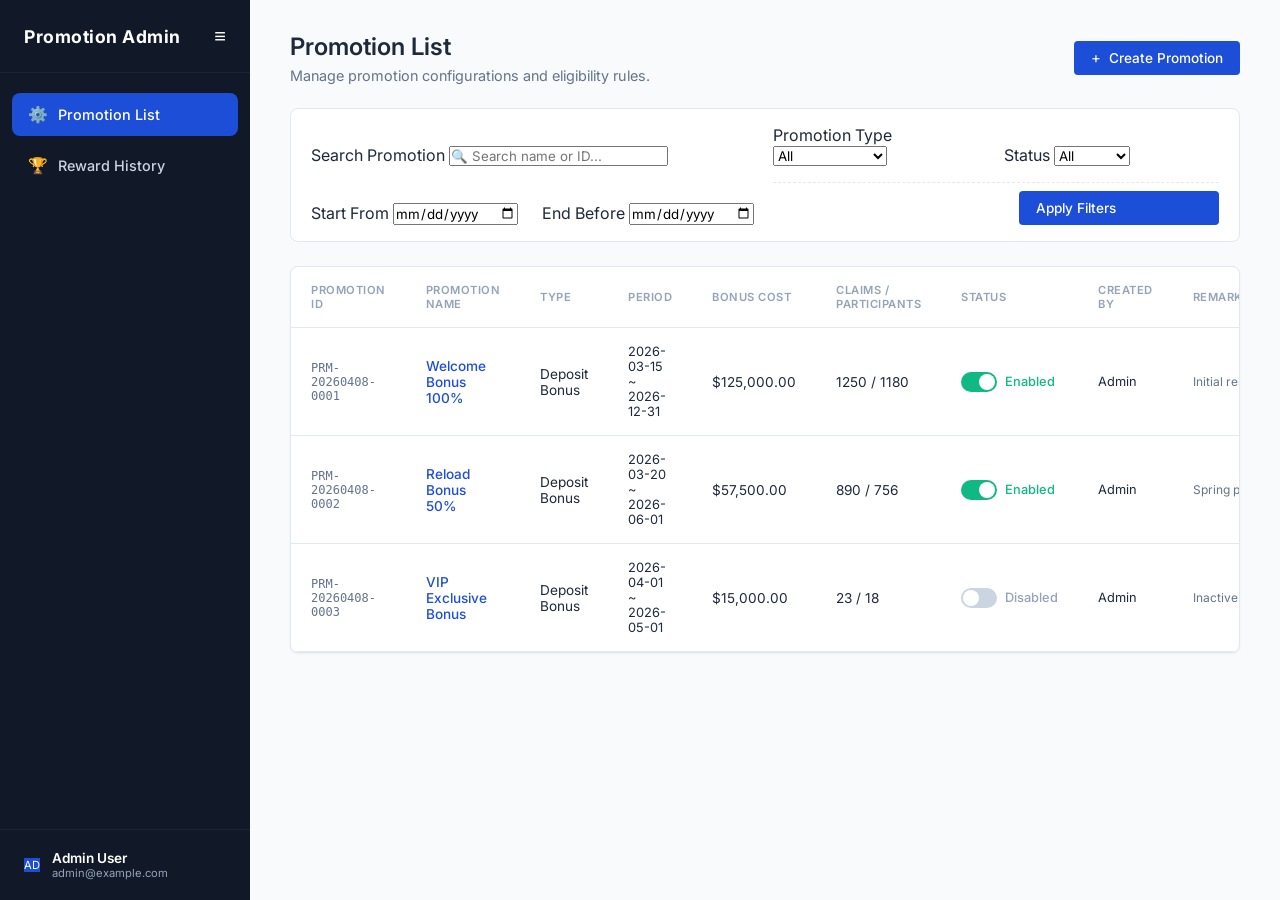
<file: index.html>
<!DOCTYPE html>
<html lang="en">
<head>
  <meta charset="UTF-8" />
  <meta name="viewport" content="width=device-width, initial-scale=1.0" />
  <title>Admin Dashboard</title>
  <!-- Google Fonts for modern look -->
  <link rel="preconnect" href="https://fonts.googleapis.com">
  <link rel="preconnect" href="https://fonts.gstatic.com" crossorigin>
  <link href="https://fonts.googleapis.com/css2?family=Inter:wght@400;500;600;700&display=swap" rel="stylesheet">
  <link rel="stylesheet" href="css/admin.css" />
</head>
<body>

  <!-- Sidebar -->
  <aside class="sidebar">
    <div class="brand">
      <h1>Promotion Admin</h1>
      <span class="brand-icon" style="margin-left:auto">≡</span>
    </div>
    <nav class="nav-menu">
      <a href="#" class="nav-item active" data-route="promotions" onclick="navigateTo('promotions', event)">
        <span style="font-size:1.1em">⚙️</span> Promotion List
      </a>
      <a href="#" class="nav-item" data-route="reward-history" onclick="navigateTo('reward-history', event)">
        <span style="font-size:1.1em">🏆</span> Reward History
      </a>
    </nav>
    <div class="sidebar-footer">
      <div class="avatar" style="font-size:0.7em">AD</div>
      <div style="flex:1">
        <div style="font-weight:600;font-size:0.85rem">Admin User</div>
        <div style="font-size:0.7rem;color:var(--text-light)">admin@example.com</div>
      </div>
    </div>
  </aside>

  <!-- Main Layout -->
  <div class="main-wrapper">
    <!-- Header removed, using inline content headers like Figma -->

    <!-- Content Area -->
    <main class="content-area" id="contentArea">
      <!-- SPA Content injected here by admin.js -->
    </main>
  </div>

  <!-- Global Modal Container -->
  <div id="modalContainer" class="modal-overlay">
    <div class="modal" id="modalBox">
      <!-- Injected dynamically -->
    </div>
  </div>

  <!-- Side Drawer Container -->
  <div id="drawerContainer" class="drawer-overlay" onclick="closeDrawer(event)">
    <div class="drawer-content" id="drawerContent">
      <!-- Injected dynamically -->
    </div>
  </div>

  <script src="js/admin.js"></script>
</body>
</html>
</file>
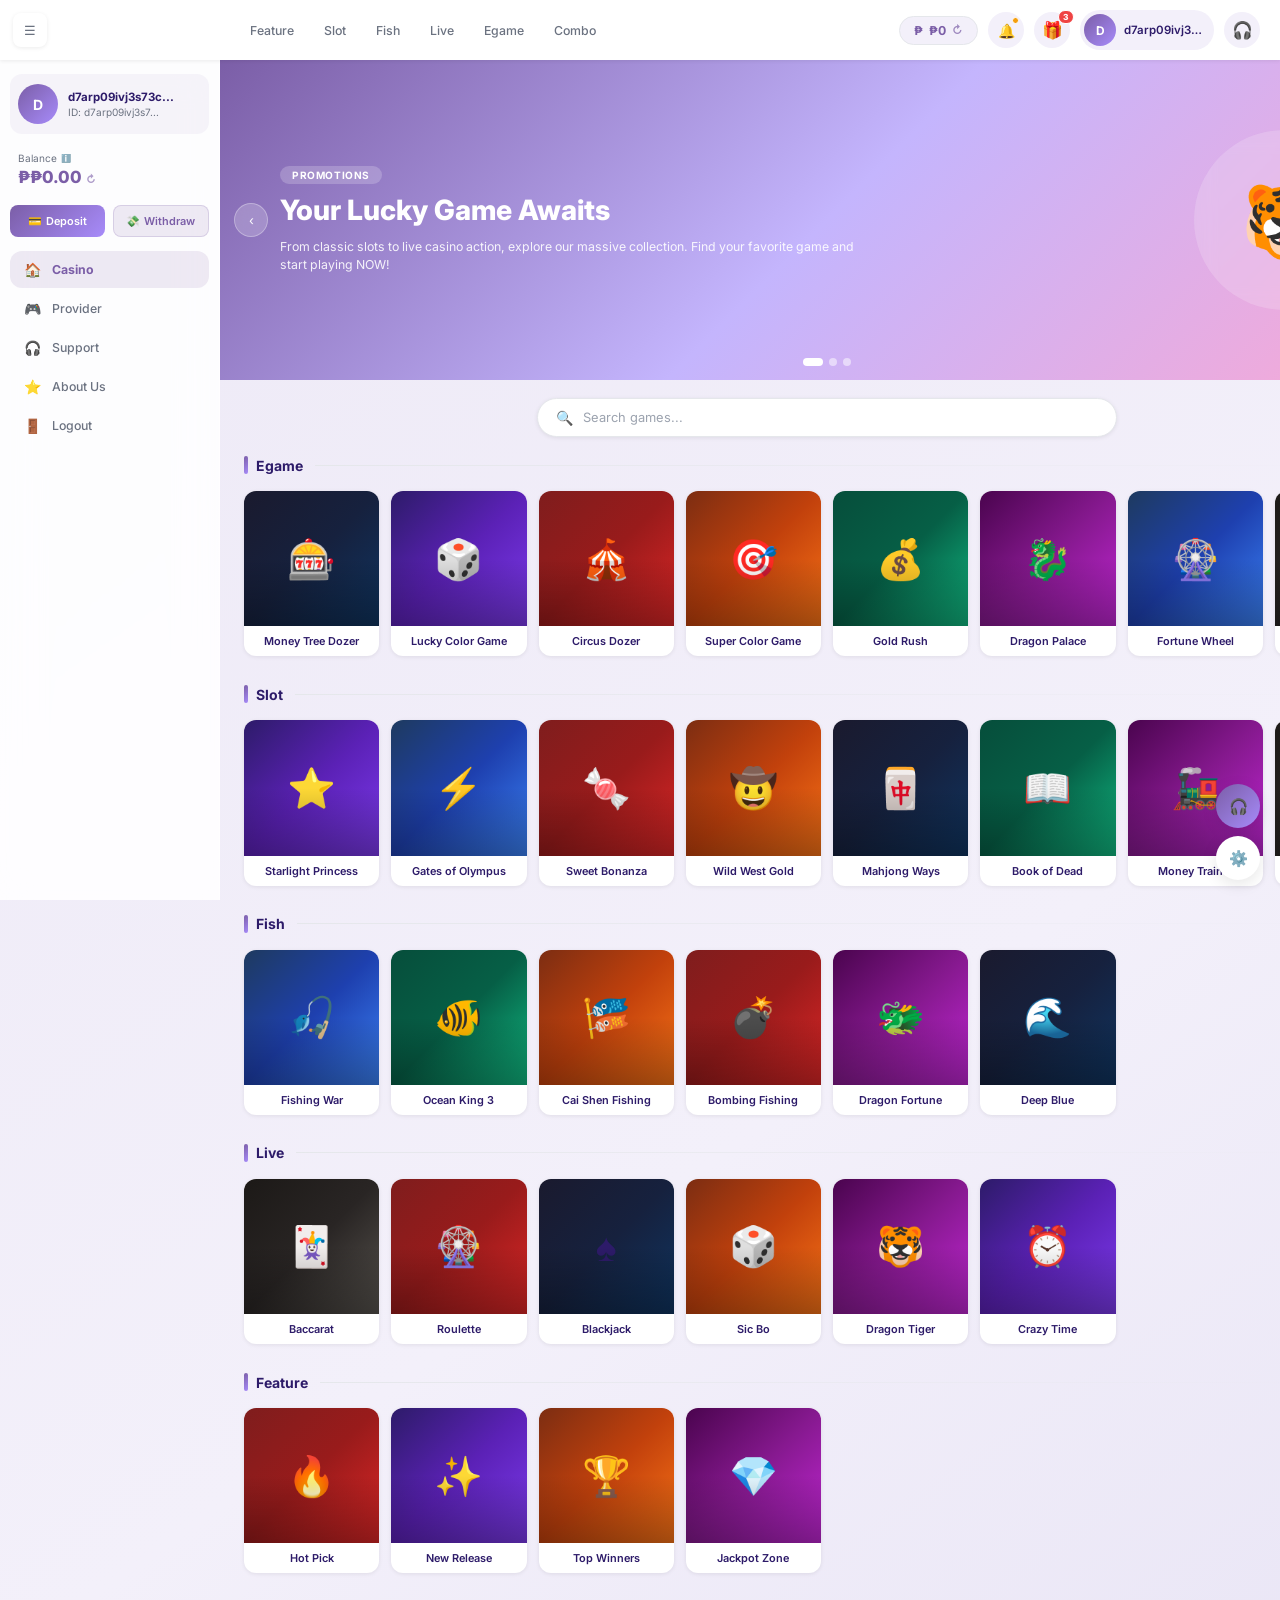
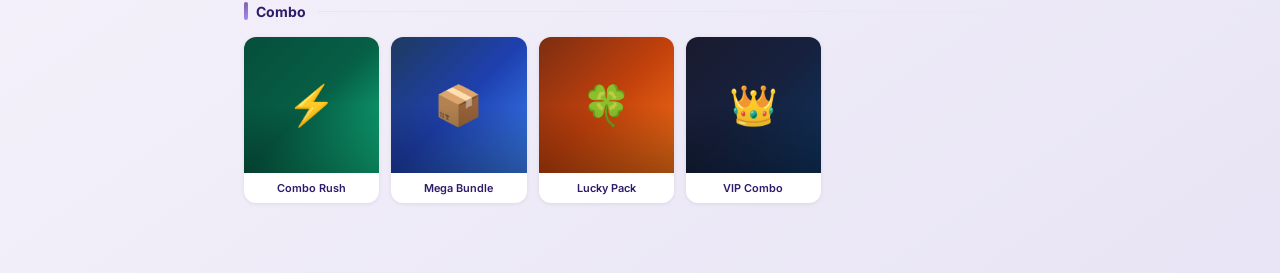
<file: lobby.html>
<!DOCTYPE html>
<html lang="en">
<head>
  <meta charset="UTF-8" />
  <meta name="viewport" content="width=device-width, initial-scale=1.0" />
  <title>Jackpot Combo – Your Lucky Game Awaits</title>
  <meta name="description" content="Jackpot Combo – Philippines' premier iGaming platform. Slots, Live Casino, E-games, Fishing Games and more." />
  <link rel="stylesheet" href="css/main.css" />
  <!-- Icons via Unicode / emoji for zero-dependency -->
</head>
<body>

<!-- ===== OVERLAY (mobile sidebar) ===== -->
<div class="overlay" id="overlay"></div>

<!-- ===== SIDEBAR TOGGLE ===== -->
<button class="sidebar-toggle" onclick="toggleSidebar()" aria-label="Toggle Sidebar">☰</button>

<!-- ===== TOP NAV ===== -->
<nav class="top-nav" id="topNav">
  <div class="top-nav-logo">
    <span class="logo-icon">🎰</span>
    <span>Jackpot Combo</span>
  </div>
  <div class="nav-tabs" id="navTabs"></div>
  <div class="nav-right">
    <div class="balance-chip">
      <span>₱</span>
      <span id="navBalance">0.00</span>
      <span style="font-size:0.8rem;opacity:0.7">↻</span>
    </div>
    <button class="icon-btn" onclick="showToast('No new notifications','info')" aria-label="Notifications">
      🔔
      <span class="notif-dot"></span>
    </button>
    <!-- Rewards Gift Button + Panel -->
    <div class="rewards-wrap" id="rewardsWrap">
      <button class="icon-btn rewards-trigger" id="rewardsTrigger" onclick="toggleRewardsPanel()" aria-label="My Rewards">
        🎁
        <span class="rewards-badge" id="rewardsBadge">3</span>
      </button>
      <!-- Rewards Dropdown Panel -->
      <div class="rewards-panel" id="rewardsPanel">
        <div class="rp-hdr">
          <span class="rp-title">🎁 My Rewards</span>
          <button class="rp-close" onclick="closeRewardsPanel()">✕</button>
        </div>
        <div class="rp-body" id="rpBody"><!-- rendered by JS --></div>
        <div class="rp-footer">
          <button class="rp-all-btn" onclick="navigateTo('rewards'); closeRewardsPanel()">All Rewards →</button>
        </div>
      </div>
    </div>
    <button class="avatar-btn" onclick="showToast('Profile coming soon!','info')">
      <div class="avatar"><span id="navAvatarInitial">D</span></div>
      <span class="avatar-name" id="navAvatarName">d7arp09ivj...</span>
    </button>
    <button class="icon-btn" onclick="showToast('Support chat coming soon!','info')" style="font-size:1.2rem">🎧</button>
  </div>
</nav>

<!-- ===== SIDEBAR ===== -->
<aside class="sidebar" id="sidebar">
  <!-- User -->
  <div class="sidebar-user">
    <div class="sidebar-ava"><span id="sbAvatarInitial">D</span></div>
    <div class="user-info hide-collapsed">
      <div class="user-name" id="sbUserName">d7arp09ivj3s73c...</div>
      <div class="user-id" id="sbUserId">ID: d7arp09ivj3s7...</div>
    </div>
  </div>

  <!-- Balance -->
  <div class="balance-section hide-collapsed">
    <div class="bal-label">Balance <span style="font-size:0.8em">ℹ️</span></div>
    <div class="bal-amount">₱<span id="sbBal">0.00</span> <span style="font-size:0.75rem;opacity:0.6">↻</span></div>
  </div>

  <!-- Action Buttons -->
  <div class="sidebar-action-btns">
    <button class="btn-dep" onclick="navigateTo('wallet'); setTimeout(()=>switchWalletTab('deposit'),50)">
      <span>💳</span><span class="btn-text hide-collapsed">Deposit</span>
    </button>
    <button class="btn-wd" onclick="navigateTo('wallet'); setTimeout(()=>switchWalletTab('withdraw'),50)">
      <span>💸</span><span class="btn-text hide-collapsed">Withdraw</span>
    </button>
  </div>

  <!-- Nav -->
  <nav class="sidebar-nav">
    <button class="nav-item active" data-page="lobby" onclick="navigateTo('lobby')">
      <span class="nav-icon">🏠</span>
      <span class="hide-collapsed">Casino</span>
    </button>
    <button class="nav-item" onclick="showToast('Providers page coming soon!','info')">
      <span class="nav-icon">🎮</span>
      <span class="hide-collapsed">Provider</span>
    </button>
    <button class="nav-item" onclick="showToast('Support coming soon!','info')">
      <span class="nav-icon">🎧</span>
      <span class="hide-collapsed">Support</span>
    </button>
    <button class="nav-item" onclick="showToast('About Us coming soon!','info')">
      <span class="nav-icon">⭐</span>
      <span class="hide-collapsed">About Us</span>
    </button>
    <button class="nav-item" style="margin-top:auto" onclick="showToast('Logged out!','success')">
      <span class="nav-icon">🚪</span>
      <span class="hide-collapsed">Logout</span>
    </button>
  </nav>
</aside>

<!-- ===== APP WRAP ===== -->
<div class="app-wrap">
  <main class="main" id="mainContent">

    <!-- =========================================
         PAGE: LOBBY
    ========================================= -->
    <div class="page" id="page-lobby">
      <!-- Banner -->
      <div class="banner-wrap">
        <div class="banner-track" id="bannerTrack"></div>
        <button class="barrow prev" onclick="prevBanner()">‹</button>
        <button class="barrow next" onclick="nextBanner()">›</button>
        <div class="banner-dots" id="bannerDots"></div>
      </div>

      <!-- Search -->
      <div class="search-wrap">
        <div class="search-box">
          <span class="search-ico">🔍</span>
          <input type="text" placeholder="Search games..." id="searchInput" oninput="handleSearch(this.value)" />
        </div>
      </div>

      <!-- Game Sections -->
      <div class="lobby-body">
        <div id="gameSections"></div>
      </div>
    </div>

    <!-- =========================================
         PAGE: WALLET
    ========================================= -->
    <div class="page" id="page-wallet">
      <div class="page-hdr">
        <button class="back-btn" onclick="navigateTo('lobby')">←</button>
        <div>
          <div class="page-ttl">Wallet</div>
          <div class="page-ttl-line"></div>
        </div>
      </div>

      <div class="wallet-wrap">
        <!-- Wallet Header Card -->
        <div class="wallet-hdr">
          <div>
            <div class="w-bal-lbl">Balance <span style="font-size:0.85em">ℹ️</span> <span style="font-size:0.8em;opacity:0.7">↻</span></div>
            <div class="w-bal-amt">₱ 0.00</div>
          </div>
          <div class="w-links">
            <button class="w-link" onclick="showToast('Fund Account coming soon!','info')">
              <div class="w-link-ico">💳</div>
              <span class="w-link-lbl">Fund Account</span>
            </button>
            <button class="w-link" onclick="navigateTo('record')">
              <div class="w-link-ico">📋</div>
              <span class="w-link-lbl">Record Center</span>
            </button>
            <button class="w-link" onclick="showToast('KYC verification coming soon!','info')">
              <div class="w-link-ico">👤</div>
              <span class="w-link-lbl">KYC</span>
            </button>
          </div>
        </div>

        <!-- Tabs Panel -->
        <div class="wallet-panel">
          <!-- Tab sidebar -->
          <div class="wallet-tabs">
            <button class="w-tab active" data-tab="deposit" onclick="switchWalletTab('deposit')">Deposit</button>
            <button class="w-tab" data-tab="withdraw" onclick="switchWalletTab('withdraw')">Withdraw</button>
          </div>

          <!-- Tab content -->
          <div class="wallet-body">

            <!-- DEPOSIT -->
            <div class="tab-content active" id="tc-deposit">

              <!-- ===== CHOOSE YOUR BONUS ===== -->
              <div class="bonus-section">
                <div class="bonus-select-row">
                  <label class="form-lbl" style="margin-bottom:0">Choose your bonus</label>
                  <span class="bonus-min-dep" id="bonusMinDep">Min.deposit: ₱500</span>
                </div>
                <div class="bonus-dropdown-wrap" id="bonusDropdownWrap">
                  <button class="bonus-trigger" id="bonusTrigger" onclick="toggleBonusDropdown()">
                    <span class="bonus-trigger-icon" id="bonusTriggerIcon">🎁</span>
                    <span class="bonus-trigger-text" id="bonusTriggerText">Loading...</span>
                    <span class="bonus-trigger-chevron">▾</span>
                  </button>
                  <div class="bonus-options" id="bonusOptions"></div>
                </div>
                <div class="bonus-info-box" id="bonusInfoBox">
                  <div class="bonus-info-content">
                    <span class="bonus-info-icon">ℹ️</span>
                    <span class="bonus-info-text" id="bonusInfoText"></span>
                    <button class="bonus-close" onclick="closeBonusInfo()">✕</button>
                  </div>
                  <button class="bonus-tnc-link" id="bonusTncLink" onclick="openTnCModal()">Bonus T&amp;C</button>
                </div>
              </div>

              <label class="form-lbl">Payment Methods</label>
              <div class="pay-methods" id="depMethods"></div>

              <label class="form-lbl">Deposit Amount</label>
              <div class="amt-grid" id="depAmtGrid"></div>

              <div class="amt-input-wrap">
                <span class="amt-currency"><span>₱</span></span>
                <input class="amt-input" type="number" id="depAmtInput" placeholder="Enter Amount: 500 – 50,000" min="500" max="50000" />
              </div>

              <button class="submit-btn" onclick="submitDeposit()">Submit</button>
            </div>

            <!-- WITHDRAW -->
            <div class="tab-content" id="tc-withdraw">
              <!-- Wallet Breakdown Card -->
              <div class="wb-card" id="walletBreakdown">
                <div class="wb-row">
                  <span class="wb-label">💰 Total Balance</span>
                  <div class="wb-right">
                    <span class="wb-amount" id="wbTotal">₱0.00</span>
                    <span class="wb-lock" id="wbTotalLock">🔒</span>
                  </div>
                </div>
                <div class="wb-divider"></div>
                <div class="wb-row wb-avail-row">
                  <span class="wb-avail-label">Available to Withdraw</span>
                  <span class="wb-avail-amt" id="wbAvail">₱0.00</span>
                </div>
              </div>

              <!-- ===== TURNOVER REQUIREMENT ===== -->
              <div id="turnoverSection">

                <!-- Demo Scenario Toggle (for testing/preview) -->
                <div class="turnover-demo-bar">
                  <span class="turnover-demo-label">🔧 Preview:</span>
                  <select class="turnover-demo-select" id="turnoverScenario" onchange="applyTurnoverScenario(this.value)">
                    <option value="no_bonus_0">No Bonus · Not started (0%)</option>
                    <option value="no_bonus_partial">No Bonus · 60% wagered</option>
                    <option value="bonus_partial">100% Bonus · 32.5% wagered</option>
                    <option value="bonus_high">80% Bonus · 75% wagered</option>
                    <option value="complete">✅ Turnover Complete</option>
                  </select>
                </div>

                <!-- INCOMPLETE STATE -->
                <div class="to-card" id="toCard">
                  <div class="to-hdr-simple">
                    <span class="to-warn-ico">⚠️</span>
                    <span class="to-hdr-title">Wager Requirement</span>
                  </div>
                  <div class="to-req-amount" id="toReqAmount">₱1,000</div>
                  <div class="to-progress-wrap">
                    <div class="to-progress-row">
                      <span class="to-progress-desc" id="toProgressDesc">Wager ₱1,000 to withdraw</span>
                      <span class="to-pct-txt" id="toPctTxt">0.00%</span>
                    </div>
                    <div class="to-bar-track">
                      <div class="to-bar-fill" id="toBarFill" style="width:0%"></div>
                    </div>
                  </div>
                  <button class="to-learn-more-btn" onclick="openLearnMoreModal()">Learn more →</button>
                </div>

              </div>

              <label class="form-lbl" style="margin-top:18px">Payment Methods</label>
              <div class="pay-methods" id="wdMethods"></div>

              <button class="link-acc-btn">
                <span>🔗</span> Link Account
              </button>

              <label class="form-lbl">Withdrawal Amount</label>
              <div class="amt-input-wrap" id="wdAmtWrap">
                <span class="amt-currency"><span>₱</span></span>
                <input class="amt-input" type="number" id="wdAmtInput" placeholder="Withdrawal Amount min ₱50.00" min="50" />
                <button style="border:none;background:transparent;color:var(--primary);font-weight:700;font-size:0.82rem;cursor:pointer" onclick="showToast('Max set!','info')">Max</button>
              </div>

              <button class="submit-btn" id="wdSubmitBtn" onclick="submitWithdraw()">Submit</button>
            </div>
          </div>
        </div>
      </div>
    </div>

    <!-- =========================================
         PAGE: RECORD CENTER
    ========================================= -->
    <div class="page" id="page-record">
      <div class="page-hdr">
        <button class="back-btn" onclick="navigateTo('wallet')">←</button>
        <div>
          <div class="page-ttl">Record Center</div>
          <div class="page-ttl-line"></div>
        </div>
      </div>

      <div class="record-wrap">
        <div class="record-panel">
          <!-- Tabs -->
          <div class="record-tabs">
            <button class="rec-tab active" data-tab="transactions" onclick="switchRecTab('transactions')">Transactions</button>
            <button class="rec-tab" data-tab="game" onclick="switchRecTab('game')">Game</button>
            <button class="rec-tab" data-tab="promotions" onclick="switchRecTab('promotions')">Promotions</button>
          </div>

          <!-- Body -->
          <div class="record-body">
            <div class="rec-filters">
              <div class="date-grp">
                <input class="date-inp" type="text" id="dateFrom" placeholder="YYYY/MM/DD" />
                <span class="date-sep">📅</span>
              </div>
              <span style="color:var(--t3);font-size:0.82rem">to</span>
              <div class="date-grp">
                <input class="date-inp" type="text" id="dateTo" placeholder="YYYY/MM/DD" />
                <span class="date-sep">📅</span>
              </div>
              <button class="filter-btn" onclick="showToast('Filter applied!','success')">⚡</button>
            </div>

            <!-- Transactions -->
            <div class="rec-content active" id="rc-transactions">
              <div class="empty-state">
                <div class="empty-ico">🔍</div>
                <div class="empty-txt">No Data</div>
              </div>
            </div>

            <!-- Game -->
            <div class="rec-content" id="rc-game" style="display:none">
              <div class="empty-state">
                <div class="empty-ico">🎮</div>
                <div class="empty-txt">No Data</div>
              </div>
            </div>

            <!-- Promotions -->
            <div class="rec-content" id="rc-promotions" style="display:none">
              <div class="empty-state">
                <div class="empty-ico">🎁</div>
                <div class="empty-txt">No Data</div>
              </div>
            </div>
          </div>
        </div>
      </div>
    </div>

    <!-- =========================================
         PAGE: REWARDS
    ========================================= -->
    <div class="page" id="page-rewards">
      <div class="page-hdr">
        <button class="back-btn" onclick="navigateTo('lobby')">←</button>
        <div>
          <div class="page-ttl">Rewards</div>
          <div class="page-ttl-line"></div>
        </div>
      </div>
      <div class="rewards-page-wrap" id="rewardsPageWrap">
        <!-- rendered by JS -->
      </div>
    </div>

  </main>
</div>

<!-- ===== MOBILE BOTTOM NAV ===== -->
<nav class="mob-nav">
  <div class="mob-nav-items">
    <button class="mob-nav-item active" data-page="lobby" onclick="navigateTo('lobby')">
      <span class="mni">🏠</span>
      <span>Casino</span>
    </button>
    <button class="mob-nav-item" data-page="wallet" onclick="navigateTo('wallet');switchWalletTab('deposit')">
      <span class="mni">💳</span>
      <span>Deposit</span>
    </button>
    <button class="mob-nav-item" data-page="wallet-wd" onclick="navigateTo('wallet');switchWalletTab('withdraw')">
      <span class="mni">💸</span>
      <span>Withdraw</span>
    </button>
    <button class="mob-nav-item" data-page="rewards" onclick="navigateTo('rewards')">
      <span class="mni">🎁</span>
      <span>Rewards</span>
    </button>
    <button class="mob-nav-item" data-page="record" onclick="navigateTo('record')">
      <span class="mni">📋</span>
      <span>Records</span>
    </button>
  </div>
</nav>

<!-- ===== FAB ===== -->
<div class="fab-wrap">
  <button class="fab fab-sup" onclick="showToast('Support chat coming soon!','info')" aria-label="Support">🎧</button>
  <button class="fab fab-set" onclick="showToast('Settings coming soon!','info')" aria-label="Settings">⚙️</button>
</div>

<!-- ===== TOAST CONTAINER ===== -->
<div class="toast-wrap" id="toastWrap"></div>

<!-- ===== T&C MODAL ===== -->
<div class="modal-overlay" id="tncModal" onclick="closeTnCModal()">
  <div class="modal-card" onclick="event.stopPropagation()">
    <div class="modal-hdr">
      <h3 class="modal-title">Bonus Terms &amp; Conditions</h3>
      <button class="modal-close" onclick="closeTnCModal()">✕</button>
    </div>
    <div class="modal-body" id="tncModalBody"></div>
  </div>
</div>

<!-- ===== LEARN MORE MODAL (Wager Requirement) ===== -->
<div class="modal-overlay" id="learnMoreModal" onclick="closeLearnMoreModal()">
  <div class="modal-card" onclick="event.stopPropagation()">
    <div class="modal-hdr modal-hdr-warn">
      <h3 class="modal-title">⚠️ Why is withdrawal unavailable?</h3>
      <button class="modal-close modal-close-dark" onclick="closeLearnMoreModal()">✕</button>
    </div>
    <div class="modal-body" id="learnMoreBody">
      <!-- Rendered by JS -->
    </div>
  </div>
</div>

<!-- ===== SCRIPTS ===== -->
<script src="js/data.js"></script>
<script src="js/app.js"></script>
<script>
  // handleSearch (inline for simplicity)
  function handleSearch(val) {
    const q = val.trim().toLowerCase();
    document.querySelectorAll('.game-card').forEach(card => {
      const lbl = card.querySelector('.card-label').textContent.toLowerCase();
      card.style.display = (!q || lbl.includes(q)) ? '' : 'none';
    });
    document.querySelectorAll('.game-sec').forEach(sec => {
      const visible = [...sec.querySelectorAll('.game-card')].some(c => c.style.display !== 'none');
      sec.style.display = visible ? '' : 'none';
    });
  }

  // Record tab - handle display
  function switchRecTab(tab) {
    S.recTab = tab;
    document.querySelectorAll('.rec-tab').forEach(b => b.classList.toggle('active', b.dataset.tab === tab));
    document.querySelectorAll('.rec-content').forEach(c => {
      c.style.display = (c.id === 'rc-' + tab) ? 'block' : 'none';
    });
  }
</script>
</body>
</html>
</file>
<file: css/admin.css>
:root {
  --bg-main: #f8fafc;
  --bg-sidebar: #111827;
  --nav-hover: #1f2937;
  --primary: #1D4ED8;
  --primary-hover: #1e40af;
  --text-dark: #1e293b;
  --text-gray: #64748b;
  --text-light: #94a3b8;
  --border: #e2e8f0;
  --radius-lg: 12px;
  --radius-md: 8px;
  --radius-sm: 4px;
}

* {
  margin: 0; padding: 0; box-sizing: border-box;
  font-family: 'Inter', -apple-system, sans-serif;
}

body {
  display: flex;
  height: 100vh;
  background-color: var(--bg-main);
  color: var(--text-dark);
  overflow: hidden;
}

/* Sidebar */
.sidebar {
  width: 250px;
  background-color: var(--bg-sidebar);
  color: #fff;
  display: flex;
  flex-direction: column;
}
.brand {
  display: flex;
  align-items: center;
  gap: 12px;
  padding: 24px;
  border-bottom: 1px solid rgba(255,255,255,0.05);
}
.brand-icon { font-size: 1.25rem; }
.brand h1 { font-size: 1.1rem; font-weight: 700; letter-spacing: 0.5px; }

.nav-menu {
  flex: 1;
  padding: 20px 12px;
  display: flex;
  flex-direction: column;
  gap: 8px;
}
.nav-item {
  color: #cbd5e1;
  text-decoration: none;
  padding: 12px 16px;
  border-radius: var(--radius-md);
  font-size: 0.9rem;
  font-weight: 500;
  transition: all 0.2s ease;
  display: flex;
  align-items: center;
  gap: 10px;
}
.nav-item:hover {
  background-color: var(--nav-hover);
  color: #fff;
}
.nav-item.active {
  background-color: var(--primary);
  color: #fff;
}

.sidebar-footer {
  padding: 20px 24px;
  display: flex;
  align-items: center;
  gap: 12px;
  border-top: 1px solid rgba(255,255,255,0.05);
}
.sidebar-footer .avatar {
  background: var(--primary);
}

/* Main Layout */
.main-wrapper {
  flex: 1;
  display: flex;
  flex-direction: column;
  overflow: hidden;
}

.content-area {
  flex: 1;
  padding: 32px 40px;
  overflow-y: auto;
}

/* Cards */
.card {
  background: #fff;
  border-radius: var(--radius-md);
  box-shadow: 0 1px 3px rgba(0,0,0,0.05);
  border: 1px solid var(--border);
  margin-bottom: 24px;
}
.card-body { padding: 24px 32px; }

/* Header Elements */
.sp-header { display: flex; justify-content: space-between; align-items: center; margin-bottom: 24px; }
.sp-title { font-size: 1.5rem; font-weight: 600; color: var(--text-dark); }
.sp-subtitle { color: var(--text-gray); font-size: 0.9rem; margin-top: 6px; }

/* Buttons */
.btn {
  padding: 8px 16px;
  border-radius: var(--radius-sm);
  font-size: 0.85rem;
  font-weight: 500;
  cursor: pointer;
  border: transparent 1px solid;
  transition: all 0.2s;
  display: inline-flex;
  align-items: center;
  gap: 8px;
}
.btn-primary { background: var(--primary); color: #fff; }
.btn-primary:hover { background: var(--primary-hover); }
.btn-outline { background: #fff; border-color: var(--border); color: var(--text-dark); }
.btn-outline:hover { background: #f8fafc; }

/* Search Bar */
.search-bar { width: 100%; border: 1px solid var(--border); border-radius: var(--radius-md); padding: 10px 16px; font-size: 0.9rem; background: #fff; outline:none; transition: border-color 0.2s; }
.search-bar:focus { border-color: var(--primary); }

/* Tables matching Figma */
table {
  width: 100%;
  border-collapse: collapse;
  text-align: left;
}
th {
  padding: 16px 20px;
  font-size: 0.7rem;
  text-transform: uppercase;
  color: var(--text-light);
  letter-spacing: 0.5px;
  border-bottom: 1px solid var(--border);
  font-weight: 600;
}
td {
  padding: 16px 20px;
  border-bottom: 1px solid var(--border);
  font-size: 0.85rem;
  color: var(--text-dark);
  vertical-align: middle;
}
tr:hover td { background: #f8fafc; }

/* Toggles */
.toggle { position: relative; display: inline-block; width: 36px; height: 20px; }
.toggle input { opacity: 0; width: 0; height: 0; }
.slider { position: absolute; cursor: pointer; top: 0; left: 0; right: 0; bottom: 0; background-color: #cbd5e1; transition: .3s; border-radius: 20px; }
.slider:before { position: absolute; content: ""; height: 16px; width: 16px; left: 2px; bottom: 2px; background-color: white; transition: .3s; border-radius: 50%; }
input:checked + .slider { background-color: #10B981; }
input:checked + .slider:before { transform: translateX(16px); }

/* Form Styles */
.form-group { margin-bottom: 24px; }
.form-label { display: block; font-size: 0.85rem; font-weight: 500; margin-bottom: 8px; color: var(--text-dark); }
.form-label .req { color: #ef4444; }
.form-sublabel { font-size: 0.75rem; color: var(--text-light); margin-top: 4px; display: block; }
.form-control { width: 100%; padding: 10px 14px; border: 1px solid var(--border); border-radius: var(--radius-sm); font-size: 0.9rem; transition: border-color 0.2s; color: var(--text-dark); }
.form-control:focus { outline: none; border-color: var(--primary); }
.form-row { display: flex; gap: 24px; }
.form-row .form-group { flex: 1; }

.radio-group { display: flex; gap: 16px; align-items: center; margin-top: 8px; }
.radio-label { display: flex; align-items: center; gap: 8px; font-size: 0.85rem; font-weight: 500; cursor: pointer; }
.radio-input { width: 16px; height: 16px; accent-color: var(--primary); }

.checkbox-group { display: flex; flex-wrap: wrap; gap: 16px; margin-top: 8px; }
.checkbox-label { display: flex; align-items: center; gap: 8px; font-size: 0.85rem; cursor: pointer; min-width: 120px; }

/* Stepper UI (Linear style) */
.stepper-nav { display: flex; align-items: center; justify-content: center; margin-bottom: 32px; width: 100%; max-width: 800px; margin-left: auto; margin-right: auto; }
.step-item { display: flex; flex-direction: column; align-items: center; gap: 8px; width: 100px; position: relative; z-index: 2; }
.step-circle { width: 32px; height: 32px; border-radius: 50%; background: #fff; border: 2px solid var(--border); display: flex; align-items: center; justify-content: center; font-size: 0.85rem; font-weight: 600; color: var(--text-light); transition: all 0.3s; }
.step-item span { font-size: 0.75rem; font-weight: 600; color: var(--text-gray); text-align: center; white-space: nowrap; }

.step-item.active .step-circle { background: var(--primary); border-color: var(--primary); color: #fff; }
.step-item.active span { color: var(--primary); }

.step-item.completed .step-circle { background: #10B981; border-color: #10B981; color: #fff; }
.step-item.completed span { color: #10B981; }

.step-line { flex: 1; height: 2px; background: var(--border); margin: 0 -30px 20px -30px; position: relative; z-index: 1; }
.step-line.completed { background: #10B981; }

.step-content { display: none; }
.step-content.active { display: block; animation: fadeIn 0.3s ease; }
@keyframes fadeIn { from { opacity: 0; transform: translateY(5px); } to { opacity: 1; transform: translateY(0); } }

/* Info Box */
.info-box { background: #eff6ff; border-radius: var(--radius-sm); padding: 16px; margin-bottom: 24px; font-size: 0.85rem; color: #1e3a8a; line-height:1.5; }

/* Dynamic Preview Card */
.preview-panel { background: #f8fafc; border: 1px dashed var(--border); padding: 24px; width: 320px; flex-shrink: 0; border-radius: var(--radius-md); }
.preview-card { background: #fff; border-radius: var(--radius-lg); padding: 16px; box-shadow: 0 4px 12px rgba(0,0,0,0.05); }

/* Modal Styles (Cleaned up duplicate) */
.modal-overlay {
    position: fixed;
    top: 0;
    left: 0;
    width: 100%;
    height: 100%;
    background: rgba(15,23,42,0.6);
    z-index: 2000;
    display: none;
    align-items: center;
    justify-content: center;
    backdrop-filter: blur(2px);
}
.modal-overlay.open { display: flex; }

.modal {
    background: #fff;
    width: 100%;
    max-width: 500px;
    border-radius: var(--radius-lg);
    padding: 32px;
    box-shadow: 0 10px 25px -5px rgba(0,0,0,0.1);
    transform: translateY(20px);
    transition: transform 0.2s;
}
.modal-overlay.open .modal { transform: translateY(0); }

/* Actions */
.action-icon { cursor: pointer; transition: color 0.1s; padding: 4px; border-radius: 4px; display: inline-flex; align-items: center; justify-content: center;}
.action-icon:hover { background: #f1f5f9; color: var(--primary); }
.promo-title-link { color: var(--primary); cursor: pointer; text-decoration: none; font-weight: 500; transition: color 0.2s; }
.promo-title-link:hover { color: var(--primary-hover); text-decoration: underline; }

/* Filter Bar */
.filter-section {
    background: #fff;
    padding: 16px 20px;
    border-radius: var(--radius-md);
    border: 1px solid var(--border);
    margin-bottom: 24px;
    display: flex;
    flex-wrap: wrap;
    gap: 16px;
    align-items: flex-end;
}

/* Player Detail Layout */
.detail-header {
    background: #fff;
    padding: 24px 32px;
    border-bottom: 1px solid var(--border);
    display: flex;
    justify-content: space-between;
    align-items: center;
}
.player-tabs {
    display: flex;
    padding: 0 32px;
    background: #fff;
    border-bottom: 1px solid var(--border);
    gap: 32px;
}
.tab-item {
    padding: 16px 0;
    color: var(--text-gray);
    font-weight: 500;
    cursor: pointer;
    border-bottom: 2px solid transparent;
    transition: all 0.2s;
}
.tab-item.active {
    color: var(--primary);
    border-bottom-color: var(--primary);
}

/* Wallet Stats Cards */
.wallet-stats-grid {
    display: grid;
    grid-template-columns: repeat(4, 1fr);
    gap: 20px;
    margin-bottom: 24px;
}
.stat-card {
    background: #fff;
    padding: 24px;
    border-radius: var(--radius-md);
    border: 1px solid var(--border);
    box-shadow: var(--shadow-sm);
}
.stat-label { font-size: 0.75rem; color: var(--text-gray); margin-bottom: 8px; font-weight: 600; }
.stat-value { font-size: 1.25rem; font-weight: 800; color: var(--text-dark); }

/* Promo Queue / FIFO Styles */
.promo-queue-item {
    padding: 16px;
    border-radius: var(--radius-sm);
    border: 1px solid var(--border);
    margin-bottom: 12px;
    position: relative;
    background: #fff;
}
.promo-queue-item.active { border-left: 4px solid var(--primary); background: #f0f9ff; }
.promo-queue-item.pending { border-left: 4px solid #94a3b8; }
.queue-badge {
    position: absolute;
    right: 12px;
    top: 12px;
    font-size: 0.7rem;
    font-weight: 700;
    padding: 2px 8px;
    border-radius: 4px;
}

/* Transaction Table */
.sub-tab-nav {
    display: flex;
    gap: 24px;
    margin-bottom: 20px;
    border-bottom: 1px solid var(--border);
}

/* Drawer Overlay */
.drawer-overlay {
    position: fixed;
    top: 0;
    right: 0;
    width: 100%;
    height: 100%;
    background: rgba(0,0,0,0.3);
    backdrop-filter: blur(2px);
    z-index: 1000;
    display: none; /* Controlled by JS */
    justify-content: flex-end;
}
.drawer-overlay.open { display: flex; }

.drawer-content {
    background: #f8fafc;
    width: 600px;
    height: 100%;
    box-shadow: -4px 0 20px rgba(0,0,0,0.1);
    transform: translateX(100%);
    transition: transform 0.3s ease-out;
    padding: 0;
    display: flex;
    flex-direction: column;
    overflow-y: auto;
}
.drawer-overlay.open .drawer-content { transform: translateX(0); }

/* Compact Progress Bar for Cards */
.progress-container {
    width: 100%;
    height: 6px;
    background: #e2e8f0;
    border-radius: 3px;
    overflow: hidden;
    margin: 12px 0;
}
.progress-inner { height: 100%; background: var(--primary); transition: width 0.3s; }

/* Modal Styles for Manual Close (Merged above) */

/* Editor Styles */


/* Editor Styles */
.editor-container {
    border: 1px solid var(--border);
    border-radius: var(--radius-sm);
    overflow: hidden;
    background: #fff;
    margin-top: 8px;
}
.editor-toolbar {
    padding: 8px;
    background: #f8fafc;
    border-bottom: 1px solid var(--border);
    display: flex;
    gap: 8px;
    align-items: center;
    flex-wrap: wrap;
}
.editor-btn {
    padding: 6px 10px;
    background: #fff;
    border: 1px solid var(--border);
    border-radius: 4px;
    cursor: pointer;
    font-size: 0.85rem;
    font-weight: 600;
    color: var(--text-dark);
    display: flex;
    align-items: center;
    gap: 4px;
    transition: all 0.2s;
}
.editor-btn:hover {
    background: #f1f5f9;
    border-color: #cbd5e1;
}
.editor-select {
    padding: 5px;
    border: 1px solid var(--border);
    border-radius: 4px;
    font-size: 0.85rem;
}
.editor-color {
    width: 32px;
    height: 32px;
    padding: 2px;
    border: 1px solid var(--border);
    border-radius: 4px;
    cursor: pointer;
}
.editor-area {
    width: 100%;
    border: none;
    padding: 16px;
    min-height: 250px;
    font-family: inherit;
    font-size: 0.9rem;
    line-height: 1.6;
    resize: vertical;
    outline: none;
}
.editor-footer {
    padding: 8px 16px;
    background: #f8fafc;
    border-top: 1px solid var(--border);
    font-size: 0.75rem;
    color: var(--text-light);
}

/* Badge Styles */
.promo-badge {
    position: absolute;
    top: 10px;
    left: 10px;
    background: #f1f5f9;
    color: var(--text-light);
    padding: 2px 8px;
    border-radius: 4px;
    font-size: 0.6rem;
    font-weight: 700;
    text-transform: uppercase;
    z-index: 10;
    border: 1px solid var(--border);
}

/* Custom Multi-select Dropdown */
.ms-container {
    position: relative;
    width: 100%;
}
.ms-trigger {
    background: #fff;
    border: 1px solid var(--border);
    border-radius: var(--radius-sm);
    padding: 10px 14px;
    font-size: 0.85rem;
    cursor: pointer;
    display: flex;
    justify-content: space-between;
    align-items: center;
    min-height: 40px;
    transition: border-color 0.2s;
}
.ms-trigger:hover { border-color: var(--primary); }
.ms-trigger::after {
    content: '▼';
    font-size: 0.6rem;
    color: var(--text-light);
    transition: transform 0.2s;
}
.ms-container.open .ms-trigger::after { transform: rotate(180deg); }

.ms-dropdown {
    position: absolute;
    top: calc(100% + 4px);
    left: 0;
    width: 100%;
    background: #fff;
    border: 1px solid var(--border);
    border-radius: var(--radius-md);
    box-shadow: 0 10px 15px -3px rgba(0,0,0,0.1);
    z-index: 3000;
    display: none;
    max-height: 250px;
    overflow-y: auto;
    padding: 8px 0;
}
.ms-container.open .ms-dropdown { display: block; }

.ms-option {
    padding: 8px 16px;
    display: flex;
    align-items: center;
    gap: 10px;
    cursor: pointer;
    font-size: 0.85rem;
    transition: background 0.1s;
}
.ms-option:hover { background: #f8fafc; }
.ms-option input[type="checkbox"] {
    width: 16px;
    height: 16px;
    accent-color: var(--primary);
    cursor: pointer;
}
.ms-label-text {
    flex: 1;
    color: var(--text-dark);
}
</file>
<file: css/main.css>
@import url('https://fonts.googleapis.com/css2?family=Inter:wght@400;500;600;700;800&family=Outfit:wght@400;600;700;800&display=swap');

/* ===== Design Tokens ===== */
:root {
  --primary: #7B5EA7;
  --primary-light: #A78BFA;
  --primary-dark: #5B3F8C;
  --grad: linear-gradient(135deg, #7B5EA7 0%, #A78BFA 100%);
  --grad-h: linear-gradient(90deg, #6D4FC2 0%, #A78BFA 100%);
  --bg: linear-gradient(145deg, #EDE9F6 0%, #F3F0FA 60%, #E8E4F5 100%);
  --white: #fff;
  --card: #fff;
  --t1: #2D1B69;
  --t2: #6B7280;
  --t3: #9CA3AF;
  --border: #E5E7EB;
  --border-l: #F3F4F6;
  --shadow-s: 0 1px 4px rgba(0,0,0,0.08);
  --shadow-m: 0 4px 16px rgba(0,0,0,0.1);
  --shadow-l: 0 8px 32px rgba(123,94,167,0.18);
  --r-s: 8px; --r-m: 12px; --r-l: 16px; --r-xl: 24px; --r-f: 9999px;
  --sidebar: 220px; --sidebar-sm: 64px;
  --topnav: 60px; --mobnav: 60px;
  --ease: 0.25s ease;
  --font: 'Inter', 'Outfit', sans-serif;
}

*, *::before, *::after { box-sizing: border-box; margin: 0; padding: 0; }
html { font-size: 14px; scroll-behavior: smooth; }
body { font-family: var(--font); background: var(--bg); min-height: 100vh; color: var(--t1); overflow-x: hidden; }
button { font-family: var(--font); cursor: pointer; }
input { font-family: var(--font); }
::-webkit-scrollbar { width: 5px; height: 5px; }
::-webkit-scrollbar-thumb { background: var(--primary-light); border-radius: 3px; }

/* ===== TOP NAV ===== */
.top-nav {
  position: fixed; top: 0; left: 0; right: 0;
  height: var(--topnav);
  background: var(--white);
  display: flex; align-items: center;
  padding: 0 20px 0 calc(var(--sidebar) + 16px);
  z-index: 100; gap: 16px;
  box-shadow: var(--shadow-s);
  transition: padding-left var(--ease);
}
.top-nav.collapsed { padding-left: calc(var(--sidebar-sm) + 16px); }
.top-nav-logo { display: none; align-items: center; gap: 8px; font-weight: 800; font-size: 1.05rem; color: var(--primary); flex: 1; }
.top-nav-logo .logo-icon { width: 32px; height: 32px; background: var(--grad); border-radius: 8px; display: flex; align-items: center; justify-content: center; color: #fff; font-size: 1.1rem; }
.nav-tabs { display: flex; gap: 2px; flex: 1; }
.nav-tab { padding: 6px 14px; border-radius: var(--r-f); font-size: 0.88rem; font-weight: 500; color: var(--t2); border: none; background: transparent; transition: all var(--ease); }
.nav-tab:hover { color: var(--primary); background: rgba(123,94,167,0.08); }
.nav-tab.active { color: var(--primary); background: rgba(123,94,167,0.1); font-weight: 700; }
.nav-right { display: flex; align-items: center; gap: 10px; margin-left: auto; }
.balance-chip { display: flex; align-items: center; gap: 6px; background: #F3F0FA; border: 1px solid var(--border); border-radius: var(--r-f); padding: 6px 14px; font-size: 0.88rem; font-weight: 700; color: var(--primary); white-space: nowrap; }
.icon-btn { width: 36px; height: 36px; border-radius: var(--r-f); background: #F3F0FA; border: none; display: flex; align-items: center; justify-content: center; color: var(--primary); font-size: 1rem; transition: all var(--ease); position: relative; }
.icon-btn:hover { background: rgba(123,94,167,0.15); }
.notif-dot { position: absolute; top: 5px; right: 5px; width: 7px; height: 7px; background: #F59E0B; border-radius: 50%; border: 1.5px solid #fff; }
.avatar-btn { display: flex; align-items: center; gap: 8px; padding: 4px 10px 4px 4px; border-radius: var(--r-f); background: #F3F0FA; border: none; transition: all var(--ease); }
.avatar-btn:hover { background: rgba(123,94,167,0.15); }
.avatar { width: 32px; height: 32px; border-radius: 50%; background: var(--grad); display: flex; align-items: center; justify-content: center; color: #fff; font-weight: 700; font-size: 0.85rem; overflow: hidden; flex-shrink: 0; }
.avatar img { width: 100%; height: 100%; object-fit: cover; }
.avatar-name { font-size: 0.82rem; font-weight: 600; color: var(--t1); max-width: 80px; overflow: hidden; text-overflow: ellipsis; white-space: nowrap; }

/* ===== SIDEBAR TOGGLE ===== */
.sidebar-toggle { position: fixed; top: 13px; left: 13px; z-index: 200; width: 34px; height: 34px; border-radius: var(--r-s); background: #fff; border: none; display: flex; align-items: center; justify-content: center; color: var(--t2); box-shadow: var(--shadow-s); transition: all var(--ease); }
.sidebar-toggle:hover { color: var(--primary); }

/* ===== SIDEBAR ===== */
.sidebar {
  position: fixed; top: var(--topnav); left: 0;
  width: var(--sidebar); height: calc(100vh - var(--topnav));
  background: rgba(255,255,255,0.88); backdrop-filter: blur(20px);
  border-right: 1px solid rgba(255,255,255,0.6);
  display: flex; flex-direction: column;
  padding: 14px 10px; z-index: 90;
  overflow-y: auto; overflow-x: hidden;
  transition: width var(--ease), transform var(--ease);
}
.sidebar.collapsed { width: var(--sidebar-sm); }
.sidebar.collapsed .hide-collapsed { opacity: 0; width: 0; overflow: hidden; pointer-events: none; }
.sidebar.collapsed .sidebar-user { justify-content: center; }
.sidebar.collapsed .sidebar-action-btns { flex-direction: column; }
.sidebar.collapsed .btn-text { display: none; }
.sidebar.collapsed .nav-item { justify-content: center; padding: 10px; }

.sidebar-user { display: flex; align-items: center; gap: 10px; padding: 10px 8px; border-radius: var(--r-m); background: rgba(123,94,167,0.06); margin-bottom: 10px; }
.sidebar-ava { width: 40px; height: 40px; border-radius: 50%; background: var(--grad); display: flex; align-items: center; justify-content: center; color: #fff; font-weight: 700; font-size: 1rem; flex-shrink: 0; overflow: hidden; }
.sidebar-ava img { width: 100%; height: 100%; object-fit: cover; }
.user-info { min-width: 0; flex: 1; }
.user-name { font-size: 0.82rem; font-weight: 700; color: var(--t1); white-space: nowrap; overflow: hidden; text-overflow: ellipsis; }
.user-id { font-size: 0.72rem; color: var(--t2); white-space: nowrap; overflow: hidden; text-overflow: ellipsis; margin-top: 2px; }

.balance-section { padding: 8px; margin-bottom: 10px; }
.bal-label { font-size: 0.72rem; color: var(--t2); margin-bottom: 3px; display: flex; align-items: center; gap: 4px; }
.bal-amount { font-size: 1.2rem; font-weight: 800; color: var(--primary); }

.sidebar-action-btns { display: flex; gap: 8px; margin-bottom: 14px; }
.btn-dep, .btn-wd {
  flex: 1; padding: 8px 6px; border-radius: var(--r-s);
  font-size: 0.78rem; font-weight: 600; border: none;
  display: flex; align-items: center; justify-content: center; gap: 4px;
  transition: all var(--ease);
}
.btn-dep { background: var(--grad); color: #fff; }
.btn-dep:hover { box-shadow: 0 4px 12px rgba(123,94,167,0.4); transform: translateY(-1px); }
.btn-wd { background: rgba(123,94,167,0.12); color: var(--primary); border: 1px solid rgba(123,94,167,0.2); }
.btn-wd:hover { background: rgba(123,94,167,0.22); transform: translateY(-1px); }

.nav-item { display: flex; align-items: center; gap: 10px; padding: 10px 12px; border-radius: var(--r-m); color: var(--t2); font-size: 0.88rem; font-weight: 500; border: none; background: transparent; width: 100%; text-align: left; transition: all var(--ease); margin-bottom: 2px; }
.nav-item:hover { background: rgba(123,94,167,0.08); color: var(--primary); }
.nav-item.active { background: rgba(123,94,167,0.12); color: var(--primary); font-weight: 700; }
.nav-icon { width: 20px; text-align: center; font-size: 1rem; flex-shrink: 0; }

/* ===== LAYOUT ===== */
.app-wrap { display: flex; min-height: 100vh; padding-top: var(--topnav); }
.main { flex: 1; margin-left: var(--sidebar); min-height: calc(100vh - var(--topnav)); transition: margin-left var(--ease); padding-bottom: 24px; }
.main.collapsed { margin-left: var(--sidebar-sm); }

/* ===== PAGES ===== */
.page { display: none; animation: fadeUp 0.3s ease; }
.page.active { display: block; }
@keyframes fadeUp { from { opacity: 0; transform: translateY(8px); } to { opacity: 1; transform: translateY(0); } }

/* ===== LOBBY ===== */
.banner-wrap { position: relative; overflow: hidden; height: 320px; }
.banner-track { display: flex; height: 100%; transition: transform 0.5s ease; }
.banner-slide { min-width: 100%; height: 100%; }
.banner-bg { width: 100%; height: 100%; display: flex; align-items: center; justify-content: space-between; padding: 40px 60px; }
.b1 { background: linear-gradient(135deg, #7B5EA7 0%, #C4B5FD 50%, #F9A8D4 100%); }
.b2 { background: linear-gradient(135deg, #1E40AF 0%, #7C3AED 50%, #DB2777 100%); }
.b3 { background: linear-gradient(135deg, #065F46 0%, #10B981 50%, #F59E0B 100%); }
.banner-info { color: #fff; max-width: 55%; }
.banner-tag { display: inline-block; background: rgba(255,255,255,0.2); padding: 3px 12px; border-radius: var(--r-f); font-size: 0.72rem; font-weight: 700; text-transform: uppercase; letter-spacing: 0.06em; margin-bottom: 10px; }
.banner-title { font-size: 2rem; font-weight: 800; line-height: 1.2; margin-bottom: 10px; }
.banner-desc { font-size: 0.88rem; opacity: 0.9; line-height: 1.5; }
.banner-illus { width: 180px; height: 180px; border-radius: 50%; background: rgba(255,255,255,0.18); display: flex; align-items: center; justify-content: center; font-size: 5rem; backdrop-filter: blur(10px); }
.banner-dots { position: absolute; bottom: 14px; left: 50%; transform: translateX(-50%); display: flex; gap: 6px; }
.bdot { width: 8px; height: 8px; border-radius: 50%; background: rgba(255,255,255,0.5); cursor: pointer; transition: all var(--ease); }
.bdot.active { background: #fff; width: 20px; border-radius: 4px; }
.barrow { position: absolute; top: 50%; transform: translateY(-50%); width: 34px; height: 34px; background: rgba(255,255,255,0.2); backdrop-filter: blur(8px); border: 1px solid rgba(255,255,255,0.3); border-radius: 50%; color: #fff; font-size: 0.9rem; display: flex; align-items: center; justify-content: center; transition: all var(--ease); z-index: 5; }
.barrow:hover { background: rgba(255,255,255,0.35); }
.barrow.prev { left: 14px; }
.barrow.next { right: 14px; }

.search-wrap { padding: 18px 24px 10px; }
.search-box { display: flex; align-items: center; gap: 10px; background: #fff; border: 1.5px solid var(--border); border-radius: var(--r-f); padding: 10px 18px; max-width: 580px; margin: 0 auto; box-shadow: var(--shadow-s); transition: all var(--ease); }
.search-box:focus-within { border-color: var(--primary-light); box-shadow: 0 0 0 3px rgba(167,139,250,0.15); }
.search-box input { flex: 1; border: none; outline: none; font-size: 0.92rem; color: var(--t1); background: transparent; }
.search-box input::placeholder { color: var(--t3); }
.search-ico { color: var(--t3); }

.lobby-body { padding: 6px 24px 20px; }
.game-sec { margin-bottom: 26px; }
.sec-head { display: flex; align-items: center; justify-content: space-between; margin-bottom: 14px; }
.sec-title { display: flex; align-items: center; gap: 8px; font-size: 1rem; font-weight: 700; color: var(--t1); }
.sec-title::before { content: ''; width: 4px; height: 18px; background: var(--grad); border-radius: 2px; }
.sec-line { flex: 1; height: 1px; background: linear-gradient(90deg, var(--border), transparent); margin: 0 12px; }
.view-all { display: flex; align-items: center; gap: 4px; padding: 4px 12px; border: 1.5px solid var(--border); border-radius: var(--r-f); font-size: 0.78rem; font-weight: 600; color: var(--t2); background: #fff; transition: all var(--ease); }
.view-all:hover { border-color: var(--primary); color: var(--primary); }

.game-grid { display: grid; grid-template-columns: repeat(auto-fill, minmax(130px, 1fr)); gap: 12px; }
.game-card { border-radius: var(--r-m); overflow: hidden; cursor: pointer; transition: all var(--ease); background: #fff; box-shadow: var(--shadow-s); }
.game-card:hover { transform: translateY(-4px); box-shadow: var(--shadow-l); }
.card-img { width: 100%; aspect-ratio: 1; display: flex; flex-direction: column; align-items: center; justify-content: center; font-size: 2.8rem; position: relative; }
.card-img::after { content: ''; position: absolute; inset: 0; background: linear-gradient(to bottom, transparent 50%, rgba(0,0,0,0.35)); }
.card-label { padding: 8px 10px; font-size: 0.78rem; font-weight: 600; color: var(--t1); text-align: center; white-space: nowrap; overflow: hidden; text-overflow: ellipsis; }
.gc1{background:linear-gradient(135deg,#1a1a2e,#16213e,#0f3460);}
.gc2{background:linear-gradient(135deg,#2d1b69,#5b21b6,#7c3aed);}
.gc3{background:linear-gradient(135deg,#7f1d1d,#991b1b,#dc2626);}
.gc4{background:linear-gradient(135deg,#064e3b,#065f46,#10b981);}
.gc5{background:linear-gradient(135deg,#1e3a5f,#1e40af,#3b82f6);}
.gc6{background:linear-gradient(135deg,#4a044e,#86198f,#c026d3);}
.gc7{background:linear-gradient(135deg,#7c2d12,#c2410c,#f97316);}
.gc8{background:linear-gradient(135deg,#1c1917,#292524,#57534e);}

/* ===== WALLET ===== */
.page-hdr { padding: 22px 24px 0; display: flex; align-items: flex-start; flex-direction: column; gap: 2px; }
.back-btn { display: flex; align-items: center; gap: 6px; color: var(--t2); font-size: 0.88rem; border: none; background: transparent; transition: color var(--ease); margin-bottom: 4px; }
.back-btn:hover { color: var(--primary); }
.page-ttl { font-size: 1.3rem; font-weight: 800; color: var(--t1); }
.page-ttl-line { width: 36px; height: 2.5px; background: var(--grad); border-radius: 2px; margin-top: 4px; }

.wallet-wrap { padding: 16px 24px; max-width: 880px; }
.wallet-hdr { background: var(--grad); border-radius: var(--r-l); padding: 22px 24px; color: #fff; display: flex; align-items: center; justify-content: space-between; margin-bottom: 18px; }
.w-bal-lbl { font-size: 0.82rem; opacity: 0.85; margin-bottom: 4px; display: flex; align-items: center; gap: 6px; }
.w-bal-amt { font-size: 2rem; font-weight: 800; }
.w-links { display: flex; gap: 18px; }
.w-link { display: flex; flex-direction: column; align-items: center; gap: 5px; color: #fff; cursor: pointer; opacity: 0.88; transition: all var(--ease); background: none; border: none; }
.w-link:hover { opacity: 1; transform: translateY(-2px); }
.w-link-ico { width: 40px; height: 40px; background: rgba(255,255,255,0.2); border-radius: var(--r-m); display: flex; align-items: center; justify-content: center; font-size: 1.1rem; }
.w-link-lbl { font-size: 0.72rem; font-weight: 600; }

.wallet-panel { background: #fff; border-radius: var(--r-l); box-shadow: var(--shadow-m); display: flex; overflow: hidden; }
.wallet-tabs { width: 140px; padding: 20px 14px; border-right: 1px solid var(--border-l); display: flex; flex-direction: column; gap: 8px; flex-shrink: 0; }
.w-tab { padding: 10px; border-radius: var(--r-m); font-size: 0.88rem; font-weight: 600; border: 1.5px solid var(--border); background: transparent; color: var(--t2); text-align: center; transition: all var(--ease); }
.w-tab.active { background: var(--grad); border-color: transparent; color: #fff; box-shadow: 0 4px 12px rgba(123,94,167,0.3); }
.w-tab:not(.active):hover { border-color: var(--primary); color: var(--primary); }
.wallet-body { flex: 1; padding: 26px 28px; }
.tab-content { display: none; }
.tab-content.active { display: block; }
.form-lbl { font-size: 0.82rem; font-weight: 600; color: var(--t2); margin-bottom: 10px; display: block; }

.pay-methods { display: flex; gap: 10px; flex-wrap: wrap; margin-bottom: 22px; }
.pay-btn { flex: 1; min-width: 110px; padding: 11px 14px; border-radius: var(--r-m); border: 1.5px solid var(--border); background: #fff; display: flex; align-items: center; justify-content: center; gap: 8px; font-size: 0.88rem; font-weight: 600; color: var(--t2); transition: all var(--ease); }
.pay-btn.active { border-color: var(--primary); background: rgba(123,94,167,0.06); color: var(--primary); box-shadow: 0 0 0 3px rgba(123,94,167,0.1); }
.pay-btn:hover:not(.active) { border-color: var(--primary-light); }
.pay-ico { width: 22px; height: 22px; border-radius: 4px; display: flex; align-items: center; justify-content: center; font-size: 0.8rem; font-weight: 800; }

.amt-grid { display: grid; grid-template-columns: repeat(3,1fr); gap: 10px; margin-bottom: 14px; }
.amt-btn { padding: 11px; border-radius: var(--r-m); border: 1.5px solid var(--border); background: #fff; font-size: 0.88rem; font-weight: 700; color: var(--t1); text-align: center; transition: all var(--ease); }
.amt-btn:hover { border-color: var(--primary); color: var(--primary); }
.amt-btn.active { background: var(--grad); border-color: transparent; color: #fff; box-shadow: 0 4px 12px rgba(123,94,167,0.28); }

.amt-input-wrap { display: flex; align-items: center; gap: 8px; border: 1.5px solid var(--border); border-radius: var(--r-m); padding: 10px 14px; margin-bottom: 22px; transition: all var(--ease); }
.amt-input-wrap:focus-within { border-color: var(--primary-light); box-shadow: 0 0 0 3px rgba(167,139,250,0.15); }
.amt-currency { font-size: 0.88rem; color: var(--t2); font-weight: 600; display: flex; align-items: center; gap: 3px; }
.amt-input { flex: 1; border: none; outline: none; font-size: 0.92rem; color: var(--t1); background: transparent; }
.amt-input::placeholder { color: var(--t3); }

.avail-bal { font-size: 0.82rem; color: var(--t2); margin-bottom: 18px; display: flex; align-items: center; gap: 4px; }
.avail-bal strong { color: var(--primary); }

.link-acc-btn { display: flex; align-items: center; justify-content: center; gap: 8px; width: 100%; padding: 11px; border-radius: var(--r-m); border: 1.5px dashed var(--border); background: #FAFAFA; color: var(--t2); font-size: 0.88rem; font-weight: 500; transition: all var(--ease); margin-bottom: 18px; }
.link-acc-btn:hover { border-color: var(--primary); color: var(--primary); background: rgba(123,94,167,0.04); }

.submit-btn { width: 100%; padding: 13px; border-radius: var(--r-m); background: var(--grad); border: none; color: #fff; font-size: 0.95rem; font-weight: 700; letter-spacing: 0.02em; transition: all var(--ease); }
.submit-btn:hover { box-shadow: 0 6px 20px rgba(123,94,167,0.38); transform: translateY(-1px); }
.submit-btn:disabled { background: #D1D5DB; cursor: not-allowed; transform: none; box-shadow: none; }

/* ===== RECORD CENTER ===== */
.record-wrap { padding: 16px 24px; max-width: 880px; }
.record-panel { background: #fff; border-radius: var(--r-l); box-shadow: var(--shadow-m); display: flex; overflow: hidden; min-height: 400px; }
.record-tabs { width: 150px; padding: 18px 12px; border-right: 1px solid var(--border-l); display: flex; flex-direction: column; gap: 8px; flex-shrink: 0; }
.rec-tab { padding: 10px 14px; border-radius: var(--r-f); font-size: 0.88rem; font-weight: 600; border: none; background: transparent; color: var(--t2); text-align: center; transition: all var(--ease); }
.rec-tab.active { background: var(--grad); color: #fff; box-shadow: 0 4px 12px rgba(123,94,167,0.28); }
.rec-tab:not(.active):hover { background: rgba(123,94,167,0.08); color: var(--primary); }
.record-body { flex: 1; padding: 18px 22px; }
.rec-filters { display: flex; align-items: center; gap: 10px; margin-bottom: 18px; flex-wrap: wrap; }
.date-grp { display: flex; align-items: center; gap: 8px; background: #F9FAFB; border: 1.5px solid var(--border); border-radius: var(--r-m); padding: 7px 12px; transition: all var(--ease); }
.date-grp:focus-within { border-color: var(--primary-light); }
.date-inp { border: none; outline: none; font-size: 0.82rem; color: var(--t1); background: transparent; width: 92px; font-family: var(--font); }
.date-sep { color: var(--t3); font-size: 0.82rem; }
.filter-btn { width: 34px; height: 34px; border-radius: var(--r-m); background: var(--grad); border: none; display: flex; align-items: center; justify-content: center; color: #fff; font-size: 0.88rem; transition: all var(--ease); }
.filter-btn:hover { box-shadow: 0 4px 12px rgba(123,94,167,0.3); }
.empty-state { display: flex; flex-direction: column; align-items: center; justify-content: center; padding: 60px 20px; color: var(--t3); }
.empty-ico { width: 72px; height: 72px; background: linear-gradient(135deg, #F3F0FA, #EDE9F6); border-radius: var(--r-xl); display: flex; align-items: center; justify-content: center; font-size: 1.8rem; margin-bottom: 14px; color: var(--primary-light); }
.empty-txt { font-size: 0.88rem; font-weight: 500; }

/* Record List Styles */
.rec-table-list { display: flex; flex-direction: column; gap: 8px; }
.rec-row {
  display: flex; align-items: center; justify-content: space-between;
  padding: 14px 20px; border-radius: var(--r-m);
  border: 1px solid var(--border); background: #fafafa;
  transition: all var(--ease); gap: 20px;
}
.rec-row:hover { background: #fff; box-shadow: var(--shadow-s); border-color: var(--primary-light); }

.rec-col-status { display: flex; align-items: center; gap: 12px; width: 140px; flex-shrink: 0; }
.rec-status-circ {
  width: 24px; height: 24px; border-radius: 50%;
  border: 1.5px solid; display: flex; align-items: center; justify-content: center;
  font-size: 0.8rem; font-weight: 800; background: transparent;
}
.rec-st-text { display: flex; flex-direction: column; gap: 2px; }
.rst-head { font-size: 0.82rem; font-weight: 700; }
.rst-id { font-size: 0.72rem; color: var(--t3); font-family: monospace; }
.r-active { color: #F59E0B; border-color: #F59E0B; }
.r-complete { color: #10B981; border-color: #10B981; }
.r-failed { color: #EF4444; border-color: #EF4444; }

.rec-col-title { flex: 1; display: flex; align-items: center; gap: 8px; }
.rec-t-icon { font-size: 1.1rem; opacity: 0.8; }
.rec-t-name { font-size: 0.85rem; font-weight: 600; color: var(--t1); line-height: 1.3; }
.rec-col-amt { text-align: right; min-width: 120px; }
.ra-val { font-size: 0.9rem; font-weight: 800; color: var(--t1); margin-bottom: 2px; }
.ra-date { font-size: 0.75rem; color: var(--t2); }


/* ===== FAB ===== */
.fab-wrap { position: fixed; bottom: 20px; right: 20px; display: flex; flex-direction: column; gap: 8px; z-index: 50; }
.fab { width: 44px; height: 44px; border-radius: 50%; border: none; display: flex; align-items: center; justify-content: center; font-size: 1.1rem; box-shadow: var(--shadow-m); transition: all var(--ease); }
.fab-sup { background: var(--grad); color: #fff; }
.fab-sup:hover { box-shadow: var(--shadow-l); transform: translateY(-2px); }
.fab-set { background: #fff; color: var(--t2); }
.fab-set:hover { color: var(--primary); transform: rotate(45deg); }

/* ===== MOBILE NAV ===== */
.mob-nav { display: none; position: fixed; bottom: 0; left: 0; right: 0; height: calc(var(--mobnav) + env(safe-area-inset-bottom, 8px)); padding-bottom: env(safe-area-inset-bottom, 8px); background: #fff; border-top: 1px solid var(--border-l); z-index: 100; box-shadow: 0 -4px 16px rgba(0,0,0,0.08); }
.mob-nav-items { display: flex; align-items: stretch; height: 100%; width: 100%; }
.mob-nav-item { flex: 1; min-width: 0; display: flex; flex-direction: column; align-items: center; justify-content: flex-start; gap: 4px; padding: 10px 2px 0; border: none; background: transparent; color: var(--t3); font-size: 0.62rem; font-weight: 600; transition: color var(--ease); overflow: hidden; }
.mob-nav-item span:not(.mni) { display: block; width: 100%; text-align: center; white-space: nowrap; overflow: hidden; text-overflow: clip; letter-spacing: -0.1px; }
.mob-nav-item.active { color: var(--primary); }
.mob-nav-item .mni { font-size: 1.25rem; margin-bottom: 2px; flex-shrink: 0; }

/* ===== OVERLAY ===== */
.overlay { display: none; position: fixed; inset: 0; background: rgba(0,0,0,0.38); z-index: 85; }
.overlay.show { display: block; }

/* ===== TOAST ===== */
.toast-wrap { position: fixed; top: 70px; right: 20px; z-index: 300; display: flex; flex-direction: column; gap: 8px; pointer-events: none; }
.toast { background: #fff; border-radius: var(--r-m); padding: 12px 16px; box-shadow: var(--shadow-l); font-size: 0.85rem; font-weight: 600; display: flex; align-items: center; gap: 10px; animation: toastIn 0.3s ease; border-left: 4px solid var(--primary); min-width: 220px; }
.toast.success { border-left-color: #10B981; }
.toast.error { border-left-color: #EF4444; }
@keyframes toastIn { from { opacity: 0; transform: translateX(20px); } to { opacity: 1; transform: translateX(0); } }

/* ===== RESPONSIVE ===== */
@media (max-width: 1023px) {
  .top-nav { padding-left: calc(var(--sidebar-sm) + 16px); }
  .main { margin-left: var(--sidebar-sm); }
  .sidebar { width: var(--sidebar-sm); }
  .sidebar .hide-collapsed { opacity: 0; width: 0; overflow: hidden; pointer-events: none; }
  .sidebar .sidebar-user { justify-content: center; }
  .sidebar .balance-section, .sidebar .sidebar-action-btns { display: none; }
  .sidebar .nav-item { justify-content: center; padding: 10px; }
}
@media (max-width: 767px) {
  .top-nav { padding-left: 56px; padding-right: 12px; }
  .nav-tabs { display: none; }
  .top-nav-logo { display: flex; }
  .sidebar { transform: translateX(-100%); width: var(--sidebar); }
  .sidebar.mob-open { transform: translateX(0); box-shadow: 4px 0 24px rgba(0,0,0,0.15); }
  .sidebar .hide-collapsed { opacity: 1; width: auto; overflow: visible; pointer-events: auto; }
  .sidebar .sidebar-user { justify-content: flex-start; }
  .sidebar .balance-section, .sidebar .sidebar-action-btns { display: flex; }
  .sidebar .nav-item { justify-content: flex-start; padding: 10px 12px; }
  .main { margin-left: 0; padding-bottom: calc(var(--mobnav) + 16px); }
  .mob-nav { display: flex; }
  .fab-wrap { bottom: calc(var(--mobnav) + 12px); }
  .banner-wrap { height: 200px; }
  .banner-title { font-size: 1.3rem; }
  .banner-desc { display: none; }
  .banner-illus { width: 110px; height: 110px; font-size: 3rem; }
  .banner-bg { padding: 20px 22px; }
  .game-grid { grid-template-columns: repeat(3,1fr); gap: 10px; }
  .wallet-panel { flex-direction: column; }
  .wallet-tabs { width: 100%; flex-direction: row; padding: 14px; border-right: none; border-bottom: 1px solid var(--border-l); }
  .wallet-body { padding: 18px 16px; }
  .record-panel { flex-direction: column; }
  .record-tabs { width: 100%; flex-direction: row; padding: 12px; border-right: none; border-bottom: 1px solid var(--border-l); }
  .wallet-wrap, .record-wrap { padding: 14px 16px; }
  .lobby-body { padding: 6px 14px 16px; }
  .search-wrap { padding: 14px 14px 8px; }
}
@media (max-width: 480px) {
  .banner-wrap { height: 160px; }
  .banner-title { font-size: 1.05rem; }
  .banner-illus { width: 80px; height: 80px; font-size: 2.2rem; }
  .w-bal-amt { font-size: 1.6rem; }
  .w-links { gap: 12px; }
  .wallet-hdr { padding: 16px; flex-direction: column; align-items: flex-start; gap: 16px; }
}

/* ============================================================
   BONUS SELECTOR
   ============================================================ */
.bonus-section {
  margin-bottom: 20px;
  border: 1.5px solid rgba(123,94,167,0.15);
  border-radius: var(--r-l);
  padding: 14px 16px;
  background: linear-gradient(135deg, rgba(123,94,167,0.03), rgba(167,139,250,0.05));
}
.bonus-select-row {
  display: flex; align-items: center; justify-content: space-between;
  margin-bottom: 10px;
}
.bonus-min-dep {
  font-size: 0.75rem; color: var(--t2); font-weight: 500;
  background: rgba(123,94,167,0.08); padding: 2px 10px;
  border-radius: var(--r-f);
}

/* Dropdown trigger */
.bonus-dropdown-wrap { position: relative; margin-bottom: 10px; }
.bonus-trigger {
  width: 100%; display: flex; align-items: center; gap: 10px;
  padding: 11px 14px; border-radius: var(--r-m);
  border: 1.5px solid var(--primary-light);
  background: rgba(123,94,167,0.04);
  transition: all var(--ease); text-align: left;
}
.bonus-trigger:hover { border-color: var(--primary); background: rgba(123,94,167,0.08); }
.bonus-trigger.open {
  border-color: var(--primary);
  border-bottom-left-radius: 0; border-bottom-right-radius: 0;
  background: rgba(123,94,167,0.08);
}
.bonus-trigger-icon { font-size: 1.15rem; flex-shrink: 0; }
.bonus-trigger-text { flex: 1; font-size: 0.86rem; font-weight: 600; color: var(--t1); }
.bonus-trigger-chevron {
  color: var(--primary); font-size: 1rem;
  transition: transform var(--ease); flex-shrink: 0;
}
.bonus-trigger.open .bonus-trigger-chevron { transform: rotate(180deg); }

/* Dropdown list */
.bonus-options {
  display: none; position: absolute; top: 100%; left: 0; right: 0; z-index: 30;
  background: #fff;
  border: 1.5px solid var(--primary); border-top: none;
  border-bottom-left-radius: var(--r-m); border-bottom-right-radius: var(--r-m);
  box-shadow: 0 12px 32px rgba(123,94,167,0.18);
  overflow: hidden; max-height: 260px; overflow-y: auto;
}
.bonus-options.show { display: block; }
.bonus-option {
  display: flex; align-items: center; gap: 10px;
  padding: 11px 14px; width: 100%; text-align: left;
  border: none; background: transparent;
  border-bottom: 1px solid var(--border-l);
  transition: background var(--ease);
}
.bonus-option:last-child { border-bottom: none; }
.bonus-option:hover { background: rgba(123,94,167,0.06); }
.bonus-option.selected { background: rgba(123,94,167,0.09); }
.bonus-opt-icon { font-size: 1.05rem; flex-shrink: 0; width: 22px; text-align: center; }
.bonus-opt-info { flex: 1; display: flex; flex-direction: column; gap: 2px; }
.bonus-opt-title { font-size: 0.83rem; font-weight: 600; color: var(--t1); }
.bonus-opt-sub { font-size: 0.72rem; color: var(--t2); }
.bonus-opt-check { color: var(--primary); font-size: 1rem; font-weight: 700; flex-shrink: 0; }

/* Info box */
.bonus-info-box {
  display: none;
  border-radius: var(--r-m);
  padding: 11px 14px;
  background: linear-gradient(135deg, rgba(59,130,246,0.07), rgba(123,94,167,0.07));
  border: 1px solid rgba(123,94,167,0.18);
  animation: fadeUp 0.25s ease;
}
.bonus-info-box.show { display: block; }
.bonus-info-box.no-bonus {
  background: linear-gradient(135deg, rgba(16,185,129,0.07), rgba(16,185,129,0.04));
  border-color: rgba(16,185,129,0.25);
}
.bonus-info-content {
  display: flex; align-items: flex-start; gap: 8px; margin-bottom: 8px;
}
.bonus-info-icon { font-size: 0.95rem; flex-shrink: 0; margin-top: 1px; }
.bonus-info-text { flex: 1; font-size: 0.8rem; color: var(--t2); line-height: 1.55; }
.bonus-info-text strong { color: var(--t1); font-weight: 700; }
.bonus-close {
  margin-left: auto; background: none; border: none;
  color: var(--t3); font-size: 0.9rem; align-self: flex-start;
  flex-shrink: 0; padding: 2px 4px; transition: color var(--ease);
}
.bonus-close:hover { color: var(--t1); }
.bonus-tnc-link {
  display: inline-block; font-size: 0.79rem; font-weight: 700;
  color: var(--primary); text-decoration: underline;
  background: none; border: none; padding: 0;
  transition: opacity var(--ease); cursor: pointer;
}
.bonus-tnc-link:hover { opacity: 0.7; }

/* ============================================================
   T&C MODAL
   ============================================================ */
.modal-overlay {
  display: none; position: fixed; inset: 0;
  background: rgba(0,0,0,0.52); z-index: 500;
  align-items: center; justify-content: center; padding: 20px;
}
.modal-overlay.show { display: flex; animation: fadeIn 0.22s ease; }
@keyframes fadeIn { from { opacity: 0; } to { opacity: 1; } }
.modal-card {
  background: #fff; border-radius: var(--r-l);
  max-width: 460px; width: 100%; max-height: 82vh;
  display: flex; flex-direction: column;
  box-shadow: 0 24px 64px rgba(0,0,0,0.22);
  animation: fadeUp 0.28s ease;
}
.modal-hdr {
  display: flex; align-items: center; justify-content: space-between;
  padding: 18px 22px; border-bottom: 1px solid var(--border-l);
  background: var(--grad); border-radius: var(--r-l) var(--r-l) 0 0;
}
.modal-title { font-size: 1rem; font-weight: 800; color: #fff; }
.modal-close {
  background: rgba(255,255,255,0.2); border: none; width: 28px; height: 28px;
  border-radius: 50%; color: #fff; font-size: 0.9rem;
  display: flex; align-items: center; justify-content: center;
  transition: background var(--ease);
}
.modal-close:hover { background: rgba(255,255,255,0.35); }
.modal-body { padding: 20px 22px; overflow-y: auto; flex: 1; }
.modal-bonus-name {
  font-size: 0.95rem; font-weight: 800; color: var(--primary);
  margin-bottom: 10px; display: flex; align-items: center; gap: 8px;
}
.modal-bonus-meta {
  display: flex; flex-wrap: wrap; gap: 6px; margin-bottom: 16px;
}
.modal-meta-chip {
  padding: 3px 12px; border-radius: var(--r-f); font-size: 0.74rem; font-weight: 700;
  background: rgba(123,94,167,0.1); color: var(--primary);
  border: 1px solid rgba(123,94,167,0.2);
}
.modal-tc-list { list-style: none; display: flex; flex-direction: column; gap: 9px; }
.modal-tc-item {
  display: flex; align-items: flex-start; gap: 10px;
  font-size: 0.83rem; color: var(--t2); line-height: 1.5;
}
.modal-tc-item::before {
  content: '';
  width: 6px; height: 6px; border-radius: 50%;
  background: var(--primary); flex-shrink: 0;
  margin-top: 6px;
}
.modal-tc-note {
  margin-top: 16px; padding: 12px 14px;
  background: rgba(245,158,11,0.06); border: 1px solid rgba(245,158,11,0.2);
  border-radius: var(--r-s); font-size: 0.76rem; color: var(--t2); line-height: 1.6;
}

/* Responsive bonus section */
@media (max-width: 767px) {
  .bonus-section { padding: 12px 12px; }
  .bonus-trigger { padding: 10px 12px; }
  .bonus-trigger-text { font-size: 0.82rem; }
  .bonus-option { padding: 10px 12px; }
  .modal-card { max-height: 88vh; }
  .modal-hdr { padding: 14px 16px; }
  .modal-body { padding: 16px; }
}
@media (max-width: 480px) {
  .bonus-select-row { flex-direction: column; align-items: flex-start; gap: 6px; }
  .modal-card { max-width: 100%; }
}

/* ============================================================
   TURNOVER / WAGER REQUIREMENT STYLES
   ============================================================ */

/* Demo scenario bar */
.turnover-demo-bar {
  display: flex; align-items: center; gap: 8px;
  padding: 7px 12px; margin-bottom: 12px;
  background: #F8F9FA; border: 1px dashed #D1D5DB;
  border-radius: var(--r-s); font-size: 0.75rem;
}
.turnover-demo-label { color: var(--t2); font-weight: 600; white-space: nowrap; }
.turnover-demo-select {
  flex: 1; border: 1px solid var(--border); border-radius: 6px;
  padding: 4px 8px; font-size: 0.75rem; font-family: var(--font);
  color: var(--t1); background: white; outline: none;
}
.turnover-demo-select:focus { border-color: var(--primary-light); }

/* Incomplete wager card */
.to-card {
  border-radius: var(--r-l); overflow: hidden;
  border: 1.5px solid rgba(245,158,11,0.3);
  background: linear-gradient(135deg, rgba(254,243,199,0.5), rgba(255,255,255,0.9));
  margin-bottom: 4px;
}

/* Header */
.to-hdr {
  display: flex; align-items: flex-start; gap: 10px;
  padding: 14px 16px 10px;
  background: rgba(245,158,11,0.07);
  border-bottom: 1px solid rgba(245,158,11,0.15);
}
.to-warn-ico { font-size: 1.1rem; flex-shrink: 0; margin-top: 1px; }
.to-hdr-body { flex: 1; }
.to-hdr-title { font-size: 0.88rem; font-weight: 800; color: #92400E; }
.to-hdr-sub { font-size: 0.75rem; color: #B45309; margin-top: 2px; }

/* Percentage badge */
.to-pct-badge {
  padding: 3px 10px; border-radius: var(--r-f);
  font-size: 0.78rem; font-weight: 800; flex-shrink: 0;
}
.badge-red    { background: rgba(239,68,68,0.12);  color: #DC2626; }
.badge-orange { background: rgba(249,115,22,0.12); color: #EA580C; }
.badge-yellow { background: rgba(234,179,8,0.12);  color: #CA8A04; }
.badge-green  { background: rgba(16,185,129,0.12); color: #059669; }

/* Progress area */
.to-progress-wrap { padding: 14px 16px 10px; }
.to-bar-track {
  width: 100%; height: 10px; background: #E9ECEF;
  border-radius: var(--r-f); overflow: hidden; margin-bottom: 8px;
}
.to-bar-fill {
  height: 100%; border-radius: var(--r-f);
  transition: width 0.7s cubic-bezier(0.4, 0, 0.2, 1);
  position: relative; overflow: hidden;
}
.to-bar-fill::after {
  content: ''; position: absolute; inset: 0;
  background: linear-gradient(90deg, transparent 0%, rgba(255,255,255,0.3) 50%, transparent 100%);
  animation: shimmer 1.8s infinite;
}
@keyframes shimmer {
  0% { transform: translateX(-100%); }
  100% { transform: translateX(200%); }
}
.fill-red    { background: linear-gradient(90deg, #EF4444, #F87171); }
.fill-orange { background: linear-gradient(90deg, #F97316, #FB923C); }
.fill-yellow { background: linear-gradient(90deg, #EAB308, #FACC15); }
.fill-green  { background: linear-gradient(90deg, #10B981, #34D399); }

.to-bar-labels {
  display: flex; justify-content: space-between;
  font-size: 0.74rem; color: var(--t2);
}

/* Left to wager section */
.to-left-section {
  padding: 12px 16px; border-top: 1px solid rgba(245,158,11,0.1);
}
.to-left-label { font-size: 0.75rem; color: var(--t2); margin-bottom: 4px; }
.to-left-amount { font-size: 1.5rem; font-weight: 800; color: #92400E; line-height: 1; }

/* Why explain accordion */
.to-why-btn {
  width: 100%; display: flex; align-items: center; justify-content: space-between;
  padding: 10px 16px; border: none; background: rgba(245,158,11,0.06);
  border-top: 1px solid rgba(245,158,11,0.12);
  font-size: 0.8rem; font-weight: 600; color: #B45309;
  transition: background var(--ease);
}
.to-why-btn:hover { background: rgba(245,158,11,0.1); }
.to-why-chevron { font-size: 1rem; transition: transform var(--ease); }

.to-explain {
  max-height: 0; overflow: hidden;
  transition: max-height 0.35s ease;
  background: #FFFBEB;
  border-top: 1px solid rgba(245,158,11,0.12);
}
.to-explain.open { max-height: 280px; }
.to-explain p, .to-explain ul { padding: 12px 16px 0; font-size: 0.8rem; color: var(--t2); line-height: 1.6; }
.to-explain p:last-child { padding-bottom: 12px; }
.to-explain-list { padding-left: 28px; list-style: disc; }
.to-explain-list li { margin-bottom: 4px; }
.to-explain strong { color: var(--t1); }
.to-support-link {
  background: none; border: none; color: var(--primary);
  font-size: 0.8rem; font-weight: 600; text-decoration: underline;
  padding: 0;
}

/* Complete card */
.to-complete-card {
  display: flex; align-items: center; gap: 12px;
  padding: 14px 16px; border-radius: var(--r-l);
  background: linear-gradient(135deg, rgba(16,185,129,0.08), rgba(5,150,105,0.04));
  border: 1.5px solid rgba(16,185,129,0.3);
  margin-bottom: 4px; animation: fadeUp 0.3s ease;
}
.to-complete-ico { font-size: 1.5rem; flex-shrink: 0; }
.to-complete-title { font-size: 0.9rem; font-weight: 800; color: #065F46; }
.to-complete-sub { font-size: 0.78rem; color: #047857; margin-top: 2px; }

/* Locked state for inputs */
.input-disabled { opacity: 0.45; pointer-events: none; }
.submit-locked {
  background: #9CA3AF !important;
  cursor: not-allowed !important;
  box-shadow: none !important;
  transform: none !important;
  position: relative;
}
.submit-locked::after {
  content: '🔒 Complete wager requirement first';
  position: absolute; bottom: calc(100% + 8px); left: 50%;
  transform: translateX(-50%);
  background: #1F2937; color: #fff;
  font-size: 0.74rem; font-weight: 500;
  padding: 6px 12px; border-radius: var(--r-s);
  white-space: nowrap; pointer-events: none;
  opacity: 0; transition: opacity 0.2s;
}
.submit-locked:hover::after { opacity: 1; }

/* Responsive */
@media (max-width: 767px) {
  .to-left-amount { font-size: 1.3rem; }
  .turnover-demo-bar { flex-direction: column; align-items: flex-start; gap: 6px; }
  .turnover-demo-select { width: 100%; }
}
@media (max-width: 480px) {
  .to-card { border-radius: var(--r-m); }
  .to-hdr { padding: 12px 12px 8px; }
  .to-progress-wrap { padding: 10px 12px 8px; }
  .to-left-section { padding: 10px 12px; }
  .to-left-amount { font-size: 1.2rem; }
  .to-why-btn, .to-explain p, .to-explain ul { padding-left: 12px; padding-right: 12px; }
}

/* ============================================================
   WALLET BREAKDOWN CARD
   ============================================================ */
.wb-card {
  border-radius: var(--r-l); overflow: hidden;
  border: 1.5px solid var(--border);
  background: #fff; margin-bottom: 16px;
  box-shadow: 0 2px 8px rgba(0,0,0,0.04);
}
.wb-row {
  display: flex; align-items: center; justify-content: space-between;
  padding: 11px 16px;
  border-bottom: 1px solid var(--border-l);
}
.wb-row:last-child { border-bottom: none; }
.wb-avail-row { background: rgba(123,94,167,0.02); }
.wb-label { font-size: 0.83rem; color: var(--t2); }
.wb-right { display: flex; align-items: center; gap: 8px; }
.wb-amount { font-size: 0.88rem; font-weight: 700; color: var(--t1); }
.wb-bonus { color: var(--primary); }
.wb-lock { font-size: 0.85rem; opacity: 0.6; }
.wb-divider { height: 1px; background: var(--border); }
.wb-avail-label { font-size: 0.83rem; font-weight: 700; color: var(--t1); }
.wb-avail-amt { font-size: 0.9rem; font-weight: 800; }
.wb-avail-locked { color: #9CA3AF; }
.wb-avail-locked::before { content: '🔒 '; font-size: 0.75rem; }
.wb-avail-open { color: #059669; }

/* To-reason dynamic text */
.to-reason {
  padding: 10px 16px 0;
  font-size: 0.8rem; color: var(--t2); line-height: 1.6;
}
.to-reason strong { color: var(--t1); }

/* Learn more button (replaces why accordion) */
.to-learn-more-btn {
  display: flex; align-items: center;
  width: 100%; padding: 10px 16px;
  border: none; background: rgba(123,94,167,0.05);
  border-top: 1px solid rgba(245,158,11,0.12);
  font-size: 0.8rem; font-weight: 700; color: var(--primary);
  transition: background var(--ease);
}
.to-learn-more-btn:hover { background: rgba(123,94,167,0.1); }

/* Warn modal header variant */
.modal-hdr-warn {
  background: linear-gradient(135deg, #92400E, #B45309) !important;
}
.modal-close-dark {
  background: rgba(0,0,0,0.15) !important;
}

/* Learn More Modal body styles */
.lm-reason {
  padding: 14px 0 10px;
  font-size: 0.85rem; color: var(--t2); line-height: 1.65;
  border-bottom: 1px solid var(--border-l); margin-bottom: 14px;
}
.lm-reason strong { color: var(--t1); }

.lm-progress-summary {
  background: rgba(245,158,11,0.05); border: 1px solid rgba(245,158,11,0.15);
  border-radius: var(--r-m); padding: 12px 14px; margin-bottom: 16px;
}
.lm-ps-row {
  display: flex; justify-content: space-between; align-items: center;
  font-size: 0.82rem; color: var(--t2); padding: 3px 0;
}
.lm-ps-row strong { color: var(--t1); }
.lm-ps-highlight { border-top: 1px solid rgba(245,158,11,0.2); margin-top: 6px; padding-top: 8px; }
.lm-ps-highlight strong { color: #B45309; font-size: 1rem; }
.lm-bar-mini {
  height: 6px; background: #E9ECEF; border-radius: var(--r-f);
  overflow: hidden; margin-top: 10px;
}
.lm-bar-fill {
  height: 100%; border-radius: var(--r-f);
  background: linear-gradient(90deg, #F97316, #FACC15);
  transition: width 0.6s ease;
}

.lm-rules-title {
  font-size: 0.8rem; font-weight: 800; color: var(--t1);
  margin-bottom: 10px; text-transform: uppercase; letter-spacing: 0.04em;
  color: var(--primary);
}
.lm-support {
  margin-top: 16px; padding-top: 14px;
  border-top: 1px solid var(--border-l);
  font-size: 0.8rem; color: var(--t2);
  display: flex; gap: 6px; align-items: center;
}
/* ============================================================
   REWARDS PANEL (DROPDOWN)
   ============================================================ */
.rewards-wrap {
  position: relative;
}
.rewards-trigger {
  position: relative;
  font-size: 1.2rem;
}
.rewards-badge {
  position: absolute;
  top: -2px; right: -4px;
  background: #EF4444; color: white;
  font-size: 0.6rem; font-weight: 800;
  padding: 1px 4px; border-radius: var(--r-f);
  border: 1.5px solid #fff;
}
.rewards-panel {
  position: absolute;
  top: calc(100% + 12px); right: -10px;
  width: 320px;
  background: #fff;
  border-radius: var(--r-l);
  box-shadow: 0 10px 25px rgba(0,0,0,0.2), 0 4px 10px rgba(0,0,0,0.1);
  border: 1px solid var(--border);
  opacity: 0; pointer-events: none;
  transform: translateY(10px);
  transition: all 0.3s cubic-bezier(0.4, 0, 0.2, 1);
  z-index: 100;
  overflow: hidden;
  display: flex; flex-direction: column;
}
.rewards-panel.open {
  opacity: 1; pointer-events: auto;
  transform: translateY(0);
}
.rewards-panel::before {
  content: ''; position: absolute;
  top: -5px; right: 26px;
  width: 10px; height: 10px;
  background: #fff;
  border-top: 1px solid var(--border);
  border-left: 1px solid var(--border);
  transform: rotate(45deg);
}
.rp-hdr {
  display: flex; justify-content: space-between; align-items: center;
  padding: 12px 16px;
  border-bottom: 1px solid var(--border-l);
  background: #F8F9FA;
}
.rp-title { font-weight: 800; color: var(--t1); font-size: 0.9rem; }
.rp-close { background: none; border: none; color: var(--t2); cursor: pointer; font-size: 1rem; }
.rp-body {
  max-height: 400px;
  overflow-y: auto;
  padding: 12px 0;
}
.rp-section-lbl {
  font-size: 0.75rem; font-weight: 700; color: var(--t2);
  text-transform: uppercase; letter-spacing: 0.05em;
  padding: 0 16px; margin-bottom: 8px; margin-top: 8px;
}
.rp-section-lbl:first-child { margin-top: 0; }

.rp-active-item {
  margin: 0 16px 12px; padding: 12px;
  background: linear-gradient(135deg, rgba(16,185,129,0.08), rgba(5,150,105,0.03));
  border: 1px solid rgba(16,185,129,0.3);
  border-radius: var(--r-m);
}
.rp-ai-top { display: flex; align-items: center; gap: 10px; margin-bottom: 10px; }
.rp-ai-icon { font-size: 1.4rem; }
.rp-ai-info { flex: 1; }
.rp-ai-title { font-size: 0.8rem; font-weight: 700; color: #065F46; }
.rp-ai-sub { font-size: 0.7rem; color: #047857; margin-top: 2px; }
.rp-ai-pct { font-size: 0.85rem; font-weight: 800; color: #059669; }
.rp-ai-bar-track { height: 6px; background: rgba(255,255,255,0.6); border-radius: var(--r-f); overflow: hidden; }
.rp-ai-bar-fill { height: 100%; background: #10B981; border-radius: var(--r-f); transition: width 0.5s ease; }

.rp-offer-item {
  display: flex; align-items: center; gap: 12px;
  padding: 10px 16px;
  cursor: pointer; transition: background 0.2s;
}
.rp-offer-item:hover { background: #F3F4F6; }
.rp-offer-icon { font-size: 1.4rem; background: rgba(123,94,167,0.1); width: 40px; height: 40px; display: flex; align-items: center; justify-content: center; border-radius: var(--r-s); }
.rp-offer-body { flex: 1; }
.rp-offer-tag { font-size: 0.65rem; font-weight: 800; color: var(--primary); margin-bottom: 2px; }
.rp-offer-title { font-size: 0.82rem; font-weight: 600; color: var(--t1); }
.rp-offer-arrow { color: #D1D5DB; font-size: 1.2rem; }
.rp-footer {
  padding: 12px 16px;
  border-top: 1px solid var(--border-l);
  background: #F8F9FA;
}
.rp-all-btn {
  width: 100%; padding: 10px;
  background: var(--primary); color: white;
  border: none; border-radius: var(--r-s);
  font-size: 0.85rem; font-weight: 600; cursor: pointer;
  transition: opacity 0.2s;
}
.rp-all-btn:hover { opacity: 0.9; }

@media (max-width: 480px) {
  .rewards-panel { position: fixed; top: 60px; left: 16px; right: 16px; width: auto; z-index: 200; }
  .rewards-panel::before { display: none; }
}

/* ============================================================
   SIMPLIFIED TO-CARD (WITHDRAW TAB)
   ============================================================ */
.to-hdr-simple {
  display: flex; align-items: center; gap: 6px;
  padding: 12px 16px 4px;
}
.to-hdr-simple .to-warn-ico { font-size: 1rem; }
.to-hdr-simple .to-hdr-title { font-size: 0.82rem; font-weight: 600; color: #92400E; }
.to-req-amount {
  padding: 0 16px;
  font-size: 1.4rem; font-weight: 800; color: #B45309;
  margin-bottom: 8px;
}
.to-progress-row {
  display: flex; justify-content: space-between; align-items: flex-end;
  margin-bottom: 6px;
}
.to-progress-desc { font-size: 0.75rem; color: var(--t2); font-weight: 500; }
.to-pct-txt { font-size: 0.9rem; font-weight: 800; color: var(--t1); }

/* ============================================================
   REWARDS PAGE
   ============================================================ */
.rewards-page-wrap { padding: 16px 24px; max-width: 880px; }
.rwd-section { margin-bottom: 24px; }
.rwd-section-hdr { font-size: 1rem; font-weight: 800; color: var(--t1); margin-bottom: 12px; }

.rwd-active-card {
  background: #fff; border: 1px solid var(--border);
  border-radius: var(--r-l); padding: 16px;
  box-shadow: 0 2px 8px rgba(0,0,0,0.04);
}
.rwd-ac-top { display: flex; justify-content: space-between; align-items: center; margin-bottom: 12px; }
.rwd-ac-title { font-size: 0.95rem; font-weight: 700; color: var(--t1); }
.rwd-ac-sub { font-size: 0.8rem; color: var(--t2); margin-top: 2px; }
.rwd-ac-pct { font-size: 1.2rem; font-weight: 800; color: var(--primary); }
.rwd-bar-track { height: 8px; background: #E9ECEF; border-radius: var(--r-f); overflow: hidden; margin-bottom: 12px; }
.rwd-bar-fill { height: 100%; background: linear-gradient(90deg, #8A63D2, #C084FC); border-radius: var(--r-f); transition: width 0.5s ease; }
.rwd-ac-footer { display: flex; justify-content: space-between; font-size: 0.8rem; color: #4B5563; font-weight: 500; margin-bottom: 16px; }
.rwd-learn-btn {
  width: 100%; padding: 12px;
  background: rgba(123,94,167,0.1); color: var(--primary);
  border: none; border-radius: var(--r-s);
  font-size: 0.85rem; font-weight: 700; cursor: pointer;
  transition: background 0.2s;
}
.rwd-learn-btn:hover { background: rgba(123,94,167,0.15); }

.rwd-offers-grid { display: grid; grid-template-columns: repeat(auto-fill, minmax(280px, 1fr)); gap: 16px; }
.rwd-offer-card {
  background: #fff; border: 1px solid var(--border);
  border-radius: var(--r-l); padding: 16px;
  transition: transform 0.2s, box-shadow 0.2s;
  cursor: pointer; display: flex; flex-direction: column;
}
.rwd-offer-card:hover { transform: translateY(-3px); box-shadow: 0 6px 16px rgba(0,0,0,0.06); }
.rwd-offer-icon { font-size: 2rem; margin-bottom: 12px; }
.rwd-offer-tag { display: inline-table; padding: 3px 8px; background: rgba(123,94,167,0.1); color: var(--primary); font-size: 0.65rem; font-weight: 800; border-radius: var(--r-s); margin-bottom: 8px; width: fit-content; text-transform: uppercase; letter-spacing: 0.04em; }
.rwd-offer-title { font-size: 1rem; font-weight: 700; color: var(--t1); margin-bottom: 6px; }
.rwd-offer-desc { font-size: 0.85rem; color: var(--t2); line-height: 1.5; margin-bottom: 16px; flex: 1; }
.rwd-offer-cta {
  width: 100%; padding: 10px;
  background: var(--primary); color: white;
  border: none; border-radius: var(--r-s);
  font-size: 0.85rem; font-weight: 600; cursor: pointer;
}

/* ============================================================
   RESPONSIVE DESIGN (PORTRAIT 430px & LANDSCAPE)
   ============================================================ */
@media (max-width: 768px) {
  /* Hide sidebar on tablet/mobile and let mobile-nav take over */
  .sidebar { display: none; }
  .main { margin-left: 0; padding-bottom: 80px; }
  .main.collapsed { margin-left: 0; }
  
  /* Top Nav Adjustments */
  .top-nav { padding: 10px 16px; justify-content: space-between; gap: 8px; }
  .nav-tabs { display: none; }
  .top-nav-logo span { display: none; } /* Hide text, keep icon */
  .avatar-name { display: none; } /* Completely hide long wallet ID */
  
  /* Layout adjustments */
  .wallet-panel, .record-panel { flex-direction: column; }
  .wallet-tabs, .record-tabs { 
    width: 100%; border-right: none; border-bottom: 1px solid var(--border-l);
    flex-direction: row; overflow-x: auto; padding: 10px 16px;
  }
  .w-tab, .rec-tab { flex: 1; white-space: nowrap; }
  .wallet-body, .record-body { padding: 16px; }
  .page-header { padding: 16px; margin-bottom: 0; }
  
  /* Record Center mobile fixes - Flexible Wrap layout without negative margins */
  .rec-row { flex-wrap: wrap; padding: 14px; align-items: start; gap: 8px; }
  .rec-col-status { width: auto; order: 1; flex-shrink: 0; }
  .rec-col-amt { width: auto; order: 2; margin-left: auto; text-align: right; flex-shrink: 0; }
  .rec-col-title { flex: 0 0 100%; order: 3; padding-left: 0; margin-top: 4px; border-top: 1px dashed var(--border); padding-top: 10px; }
  
  .rec-filters { flex-direction: column; align-items: flex-start; }
  .date-grp { width: 100%; justify-content: space-between; }
  .date-inp { width: calc(100% - 30px); }
  .filter-btn { width: 100%; margin-top: 8px; }

  /* Rewards Panel Dropdown Fixes */
  .rewards-panel { 
    position: fixed; 
    top: 60px; left: 16px; right: 16px; 
    width: auto; z-index: 200; 
  }
  .rewards-panel::before { display: none; }

  /* Banner & Dashboard fixes */
  .banner-bg { padding: 30px 20px; flex-direction: column; justify-content: center; text-align: center; }
  .banner-info { max-width: 100%; }
  .banner-illus { display: none; }
  
  /* Deposit Grid fixes */
  .dep-amt-grid { grid-template-columns: repeat(2, 1fr); }
  .pay-methods { justify-content: center; }
  .pay-btn { min-width: 48%; }
  
  /* Turnover card fixes */
  .to-progress-row { flex-direction: column; align-items: flex-start; gap: 6px; }
  .to-req-amount { font-size: 1.25rem; }
  
  .rwd-offers-grid, .game-grid { grid-template-columns: 1fr; }
}
</file>
